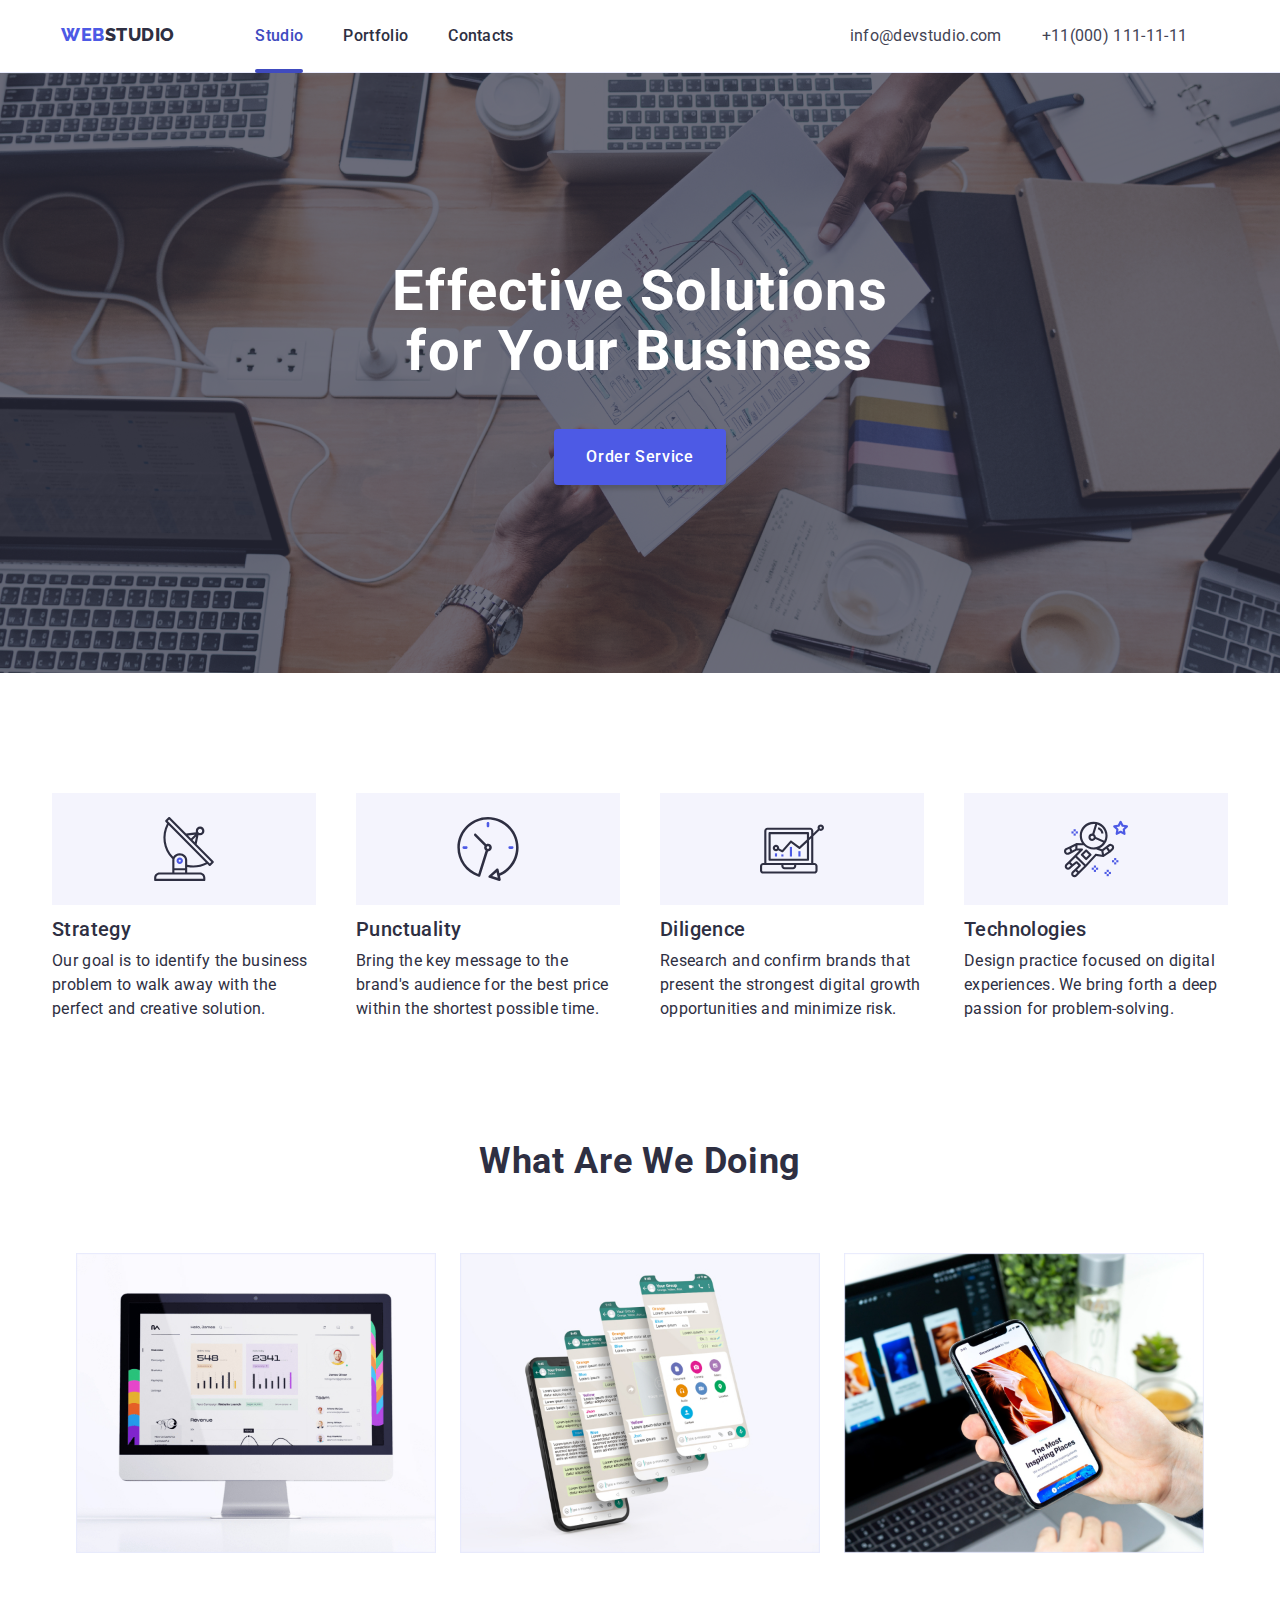
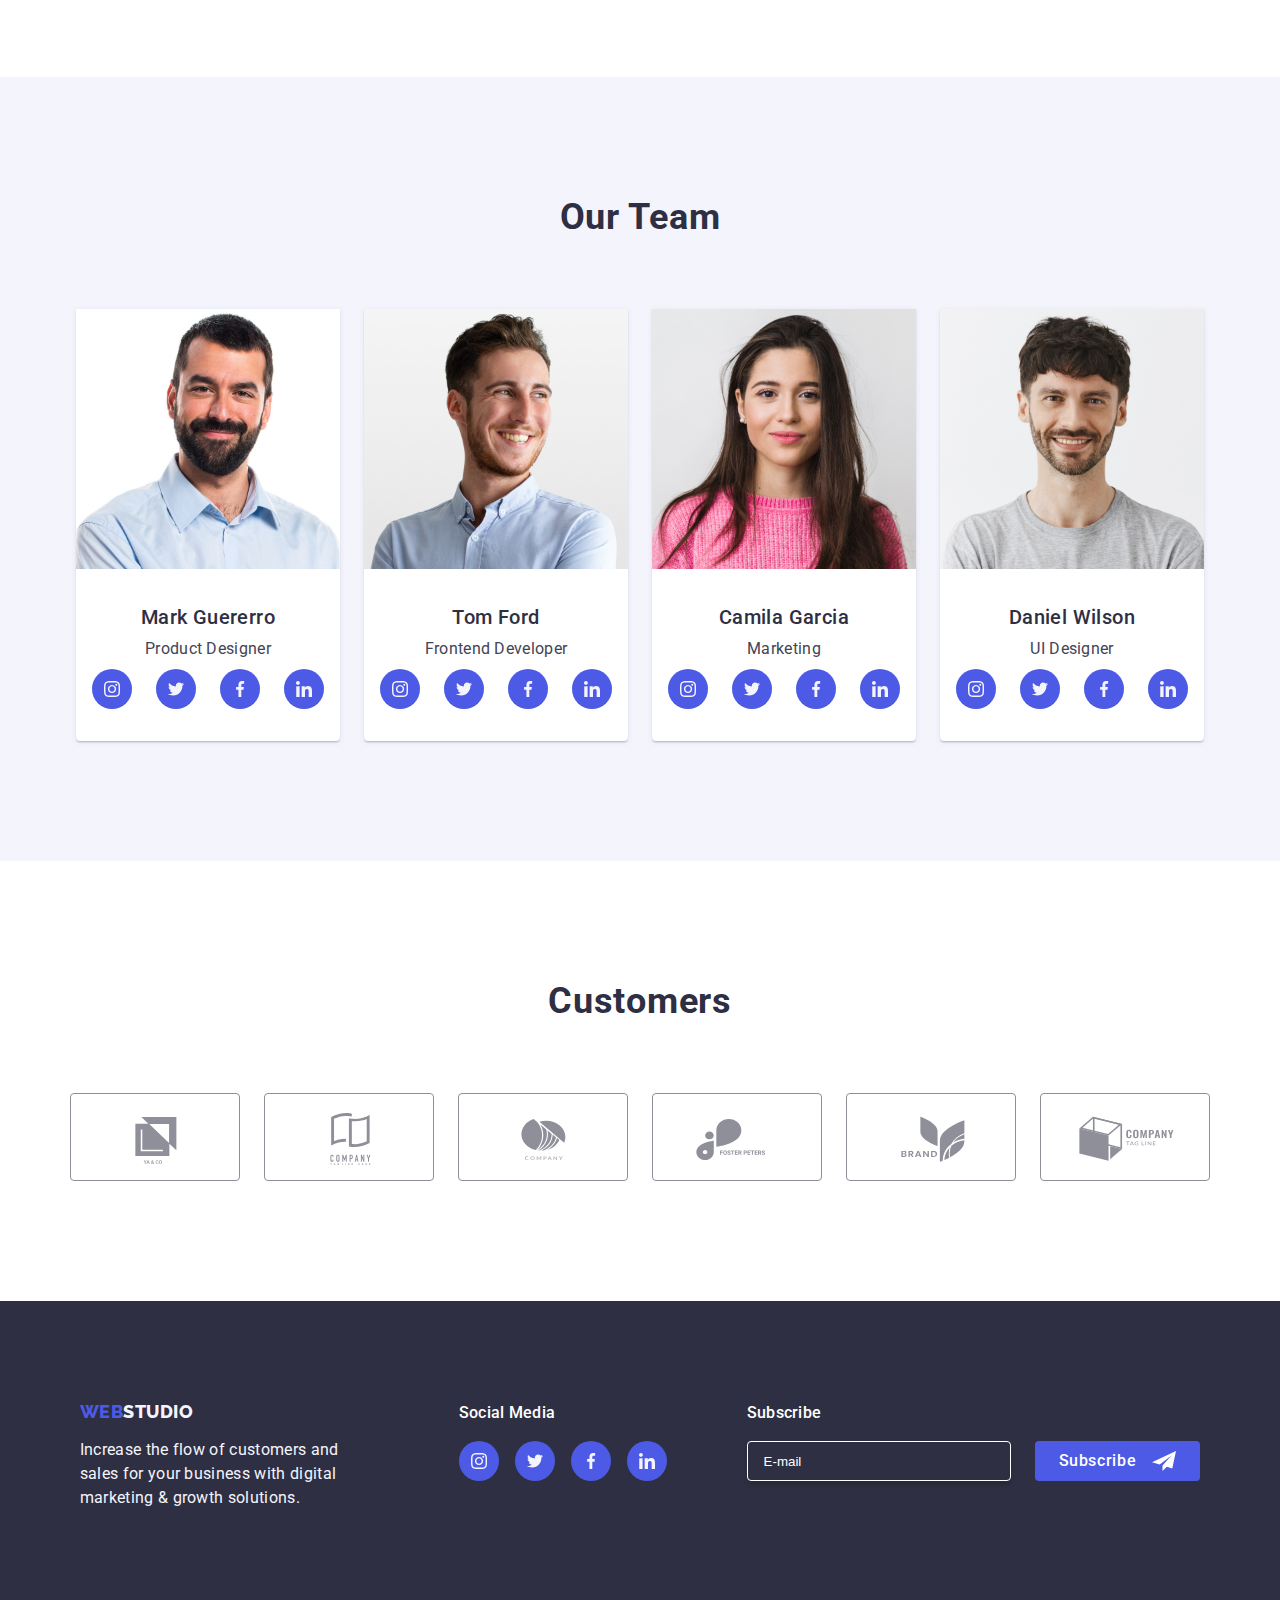
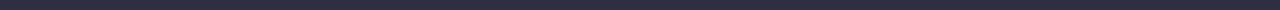
<file: index.html>
<!DOCTYPE html>
<html lang="en">

<head>
    <title>WebStudio</title>

    <link rel="stylesheet" href="./css/style.css">

    <link rel="preconnect" href="https://fonts.googleapis.com">
    <link rel="preconnect" href="https://fonts.gstatic.com" crossorigin>
    <link
        href="https://fonts.googleapis.com/css2?family=Raleway:wght@800&family=Roboto:wght@400;500;700;900&display=swap"
        rel="stylesheet">

</head>

<body>

    <header class="header">

        <div class="container top-header">

            <a class="header-logo" href="index.html">

                <span class="iris">WEB</span>STUDIO

            </a>

            <nav class="nav">

                <ul class="nav-list">

                    <li class="nav-list-item">

                        <a class="nav-link active" href="index.html">Studio</a>

                    </li>

                    <li class="nav-list-item">

                        <a class="nav-link" href="portfolio.html">Portfolio</a>

                    </li>

                    <li class="nav-list-item">

                        <a class="nav-link" href="#">Contacts</a>
                    </li>

                </ul>

            </nav>

            <address class="address">

                <ul class="address-list">

                    <li class="address-list-item"><a class="address-link"
                            href="mailto:info@devstudio.com">info@devstudio.com</a>
                    </li>
                    <li class="address-list-item"><a class="address-link" href="tel:11-000-111-11-11">+11(000)
                            111-11-11</a>
                    </li>

                </ul>
            </address>

        </div>

    </header>

    <main>

        <div class="hero-bg-image">

            <section class="hero-image-main">

                <div class="hero-image-gradient">

                    <div class="container hero-image-details">

                        <h1 class="hero-title"> Effective Solutions <br> for Your Business </h1>
                        <button class="hero-button" type="button" data-modal-open> Order Service</button>

                    </div>

                </div>

            </section>

        </div>



        <section class="features">

            <div class="container features-section">

                <h2 hidden class="features-title"> Features </h2>

                <ul class="features-list">

                    <li class="features-item">

                        <svg class="features-item-icons">

                            <use href="./images/icons.svg#antenna">

                        </svg>

                        <h3 class="features-item-title"> Strategy </h3>

                        <p class="features-item-description"> Our goal is to identify the business
                            problem to walk away with the
                            perfect and creative solution.</p>

                    </li>

                    <li class="features-item">

                        <svg class="features-item-icons">

                            <use href="./images/icons.svg#clock">

                        </svg>

                        <h3 class="features-item-title"> Punctuality </h3>

                        <p class="features-item-description"> Bring the key message to the
                            brand's audience for the best price
                            within the shortest possible time.</p>
                    </li>

                    <li class="features-item">

                        <svg class="features-item-icons">

                            <use href="./images/icons.svg#diagram">

                        </svg>

                        <h3 class="features-item-title"> Diligence </h3>

                        <p class="features-item-description"> Research and confirm brands that
                            present the strongest digital growth
                            opportunities and minimize risk.</p>
                    </li>

                    <li class="features-item">

                        <svg class="features-item-icons">

                            <use href="./images/icons.svg#astronaut">

                        </svg>

                        <h3 class="features-item-title"> Technologies </h3>

                        <p class="features-item-description"> Design practice focused on digital
                            experiences. We bring forth a deep
                            passion for problem-solving.</p>
                    </li>
                </ul>

            </div>

        </section>

        <section class="services">

            <div class="container services-section">

                <h2 class="services-title"> What Are We Doing </h2>

                <ul class="services-item">
                    <li class="services-item-image"><img src="images/imac.jpg" alt="imac" width="360"></li>
                    <li class="services-item-image"><img src="images/mobilescreens.jpg" alt="mobilescreens" width="360">
                    </li>
                    <li class="services-item-image"><img src="images/iphone.jpg" alt="iphone" width="360"></li>
                </ul>

            </div>

        </section>

        <section class="teams">

            <div class="container team-section">

                <h2 class="team-title"> Our Team </h2>

                <ul class="team-list">
                    <li class="team-list-item">
                        <img src="images/markguererro.jpg" alt="markguererro" width="264">

                        <div class="team-details">

                            <h3 class="team-name"> Mark Guererro </h3>
                            <p class="team-jobs"> Product Designer </p>

                            <ul class="team-list-icons">

                                <a href="https://www.instagram.com/">

                                    <li class="team-icons">

                                        <svg class="social-media">

                                            <a href="https://www.instagram.com/">
                                                <use href="./images/icons.svg#ig_stroke">
                                            </a>

                                        </svg>

                                    </li>

                                </a>

                                <a href="https://twitter.com/">

                                    <li class="team-icons">

                                        <svg class="social-media">
                                            <use href="./images/icons.svg#twitter_stroke">
                                        </svg>

                                    </li>

                                </a>

                                <a href="https://www.facebook.com/">

                                    <li class="team-icons">

                                        <svg class="social-media">
                                            <use href="./images/icons.svg#facebook_stroke">
                                        </svg>

                                    </li>

                                </a>

                                <a href="https://www.linkedin.com/">

                                    <li class="team-icons">

                                        <svg class="social-media">
                                            <use href="./images/icons.svg#linkedin_stroke">
                                        </svg>

                                    </li>

                                </a>

                            </ul>

                        </div>

                    </li>

                    <li class="team-list-item">
                        <img src="images/tomford.jpg" alt="tomford" width="264">

                        <div class="team-details">

                            <h3 class="team-name"> Tom Ford </h3>
                            <p class="team-jobs"> Frontend Developer </p>

                            <ul class="team-list-icons">

                                <a href="https://www.instagram.com/">

                                    <li class="team-icons">

                                        <svg class="social-media">

                                            <a href="https://www.instagram.com/">
                                                <use href="./images/icons.svg#ig_stroke">
                                            </a>

                                        </svg>

                                    </li>

                                </a>

                                <a href="https://twitter.com/">

                                    <li class="team-icons">

                                        <svg class="social-media">
                                            <use href="./images/icons.svg#twitter_stroke">
                                        </svg>

                                    </li>

                                </a>

                                <a href="https://www.facebook.com/">

                                    <li class="team-icons">

                                        <svg class="social-media">
                                            <use href="./images/icons.svg#facebook_stroke">
                                        </svg>

                                    </li>

                                </a>

                                <a href="https://www.linkedin.com/">

                                    <li class="team-icons">

                                        <svg class="social-media">
                                            <use href="./images/icons.svg#linkedin_stroke">
                                        </svg>

                                    </li>

                                </a>

                            </ul>

                        </div>

                    </li>

                    <li class="team-list-item">
                        <img src="images/camilagarcia.jpg" alt="camilagarcia" width="264">

                        <div class="team-details">

                            <h3 class="team-name"> Camila Garcia </h3>
                            <p class="team-jobs"> Marketing </p>

                            <ul class="team-list-icons">

                                <a href="https://www.instagram.com/">

                                    <li class="team-icons">

                                        <svg class="social-media">

                                            <a href="https://www.instagram.com/">
                                                <use href="./images/icons.svg#ig_stroke">
                                            </a>

                                        </svg>

                                    </li>

                                </a>

                                <a href="https://twitter.com/">

                                    <li class="team-icons">

                                        <svg class="social-media">
                                            <use href="./images/icons.svg#twitter_stroke">
                                        </svg>

                                    </li>

                                </a>

                                <a href="https://www.facebook.com/">

                                    <li class="team-icons">

                                        <svg class="social-media">
                                            <use href="./images/icons.svg#facebook_stroke">
                                        </svg>

                                    </li>

                                </a>

                                <a href="https://www.linkedin.com/">

                                    <li class="team-icons">

                                        <svg class="social-media">
                                            <use href="./images/icons.svg#linkedin_stroke">
                                        </svg>

                                    </li>

                                </a>

                            </ul>

                        </div>

                    </li>

                    <li class="team-list-item">
                        <img src="images/danielwilson.jpg" alt="danielwilson" width="264">

                        <div class="team-details">

                            <h3 class="team-name"> Daniel Wilson </h3>
                            <p class="team-jobs"> UI Designer </p>

                            <ul class="team-list-icons">

                                <a href="https://www.instagram.com/">

                                    <li class="team-icons">

                                        <svg class="social-media">

                                            <a href="https://www.instagram.com/">
                                                <use href="./images/icons.svg#ig_stroke">
                                            </a>

                                        </svg>

                                    </li>

                                </a>

                                <a href="https://twitter.com/">

                                    <li class="team-icons">

                                        <svg class="social-media">
                                            <use href="./images/icons.svg#twitter_stroke">
                                        </svg>

                                    </li>

                                </a>

                                <a href="https://www.facebook.com/">

                                    <li class="team-icons">

                                        <svg class="social-media">
                                            <use href="./images/icons.svg#facebook_stroke">
                                        </svg>

                                    </li>

                                </a>

                                <a href="https://www.linkedin.com/">

                                    <li class="team-icons">

                                        <svg class="social-media">
                                            <use href="./images/icons.svg#linkedin_stroke">
                                        </svg>

                                    </li>

                                </a>

                            </ul>

                        </div>

                    </li>

                </ul>

            </div>

        </section>

        <section class="customers">

            <div class="container customers-section">

                <h2 class="customers-section-title"> Customers </h2>

                <ul class="customers-list">

                    <li class="icons-list">

                        <svg class="icons-item">

                            <use href="./images/icons.svg#c_one">

                        </svg>

                    </li>

                    <li class="icons-list">

                        <svg class="icons-item">

                            <use href="./images/icons.svg#c_two">

                        </svg>

                    </li>

                    <li class="icons-list">

                        <svg class="icons-item">

                            <use href="./images/icons.svg#c_three">

                        </svg>

                    </li>

                    <li class="icons-list">

                        <svg class="icons-item">

                            <use href="./images/icons.svg#c_four">

                        </svg>

                    </li>

                    <li class="icons-list">

                        <svg class="icons-item">

                            <use href="./images/icons.svg#c_five">

                        </svg>

                    </li>

                    <li class="icons-list">

                        <svg class="icons-item">

                            <use href="./images/icons.svg#c_six">

                        </svg>

                    </li>

                </ul>

            </div>

        </section>

    </main>

    <footer class="footer">

        <div class="container bottom-section">

            <ul class="footer-items">

                <li class="footer-items-content">

                    <a class="footer-logo" href="index.html">

                        <span class="iris">WEB</span>STUDIO
                    </a>

                    <p class="footer-description"> Increase the flow of customers and<br>
                        sales for your business with digital<br>
                        marketing & growth solutions.</p>

                </li>

                <li class="footer-items-content">

                    <p class="footer-social-title"> Social Media </p>

                    <ul class="footer-list-icons">

                        <a href="https://www.instagram.com/">

                            <li class="footer-icons">

                                <svg class="social-media">

                                    <a href="https://www.instagram.com/">
                                        <use href="./images/icons.svg#ig_stroke">
                                    </a>

                                </svg>

                            </li>

                        </a>

                        <a href="https://twitter.com/">

                            <li class="footer-icons">

                                <svg class="social-media">
                                    <use href="./images/icons.svg#twitter_stroke">
                                </svg>

                            </li>

                        </a>

                        <a href="https://www.facebook.com/">

                            <li class="footer-icons">

                                <svg class="social-media">
                                    <use href="./images/icons.svg#facebook_stroke">
                                </svg>

                            </li>

                        </a>

                        <a href="https://www.linkedin.com/">

                            <li class="footer-icons">

                                <svg class="social-media">
                                    <use href="./images/icons.svg#linkedin_stroke">
                                </svg>

                            </li>

                        </a>

                    </ul>

                </li>

                <li class="footer-items-content">

                    <p class="footer-subscription-title"> Subscribe </p>

                    <form class="newsletter">

                        <div class="subscriber-field">

                            <label class="enter-email">

                                <input class="email-field" 
                                type="email" 
                                id="email" 
                                name="email" 
                                placeholder="E-mail"
                                required>

                            </label>

                        </div>

                        <div class="subscriber-button">

                            <button type="submit"> Subscribe

                                <svg class="subscribe-icon">

                                    <use href="./images/icons.svg#subscribe_icon">

                                </svg>

                            </button>

                        </div>

                    </form>

                </li>

            </ul>

        </div>

    </footer>

    <div class="backdrop is-hidden" data-modal>

        <div class="modal">

            <div class="modal-close-button">

                <button type="modal-button" class="modal-close" data-modal-close>

                    <svg class="modal-close-icon">
                        <use href="./images/icons.svg#close_icon_button">
                    </svg>

                </button>

            </div>

            <div class="modal-form-section">

                <h2 class="modal-intro"> Leave your contacts and
                    we will call you back
                </h2>

                <form class="modal-form">

                    <label class="modal-form-fields">

                        <span class="modal-form-field-labels">Name</span>

                            <input class="modal-form-input-fields" 
                            placeholder="Full Name" 
                            type="text" 
                            name="full_name"
                            required>

                        
                        <div class="modal-form-icon-placement">

                            <svg class="modal-form-icon">
                                <use href="./images/icons.svg#name_icon">
                            </svg>

                        </div>

                    </label>

                    <label class="modal-form-fields">

                        <span class="modal-form-field-labels">Phone</span>

                        <input class="modal-form-input-fields" 
                        placeholder="(###)###-####" 
                        type="tel" phoneMask
                        name="tel_number"
                        required>

                        <div class="modal-form-icon-placement">

                            <svg class="modal-form-icon">
                                <use href="./images/icons.svg#telephone_icon">
                            </svg>

                        </div>

                    </label>

                    <label class="modal-form-fields">

                        <span class="modal-form-field-labels">Email</span>

                        <input class="modal-form-input-fields" 
                        placeholder="example@your.email" 
                        type="email"
                        name="email_address"
                        required>

                        <div class="modal-form-icon-placement">

                            <svg class="modal-form-icon">
                                <use href="./images/icons.svg#email_icon">
                            </svg>
                            
                        </div>

                    </label>

                    <label class="modal-form-fields">

                        <span class="modal-form-field-labels">Comment</span>

                        <textarea class="modal-form-input-fields" 
                        placeholder="Text input" 
                        type="text"
                        name="comment_section" 
                        rows="8"
                        required>
                        </textarea>

                    </label>

                    <label class="agreement">

                        <input class="agreement-box"
                        type="checkbox"
                        checked="checked"
                        name="agreement_section"
                        required>

                        <span class="ticked-checkbox">

                            <svg class="checkbox-icon">
                                <use href="./images/icons.svg#ticked_checkbox">
                            </svg>

                        </span>

                        <span class="privacy-policy-section">

                            I accept the terms and conditions of the

                            <a class="privacy-policy" href="">Privacy Policy</a>

                        </span>

                    </label>

            <div class="send-button-area">

                <label class="submit-form">
                
                    <button class="send-button" type="submit">
                        Send
                    </button>
                
                </label>

            </div> 

                </form>
            </div>

        </div>

    </div>

    <script src="modal.js"></script>
    <script src="test.phone-number.js"></script>

</body>

</html>
</file>
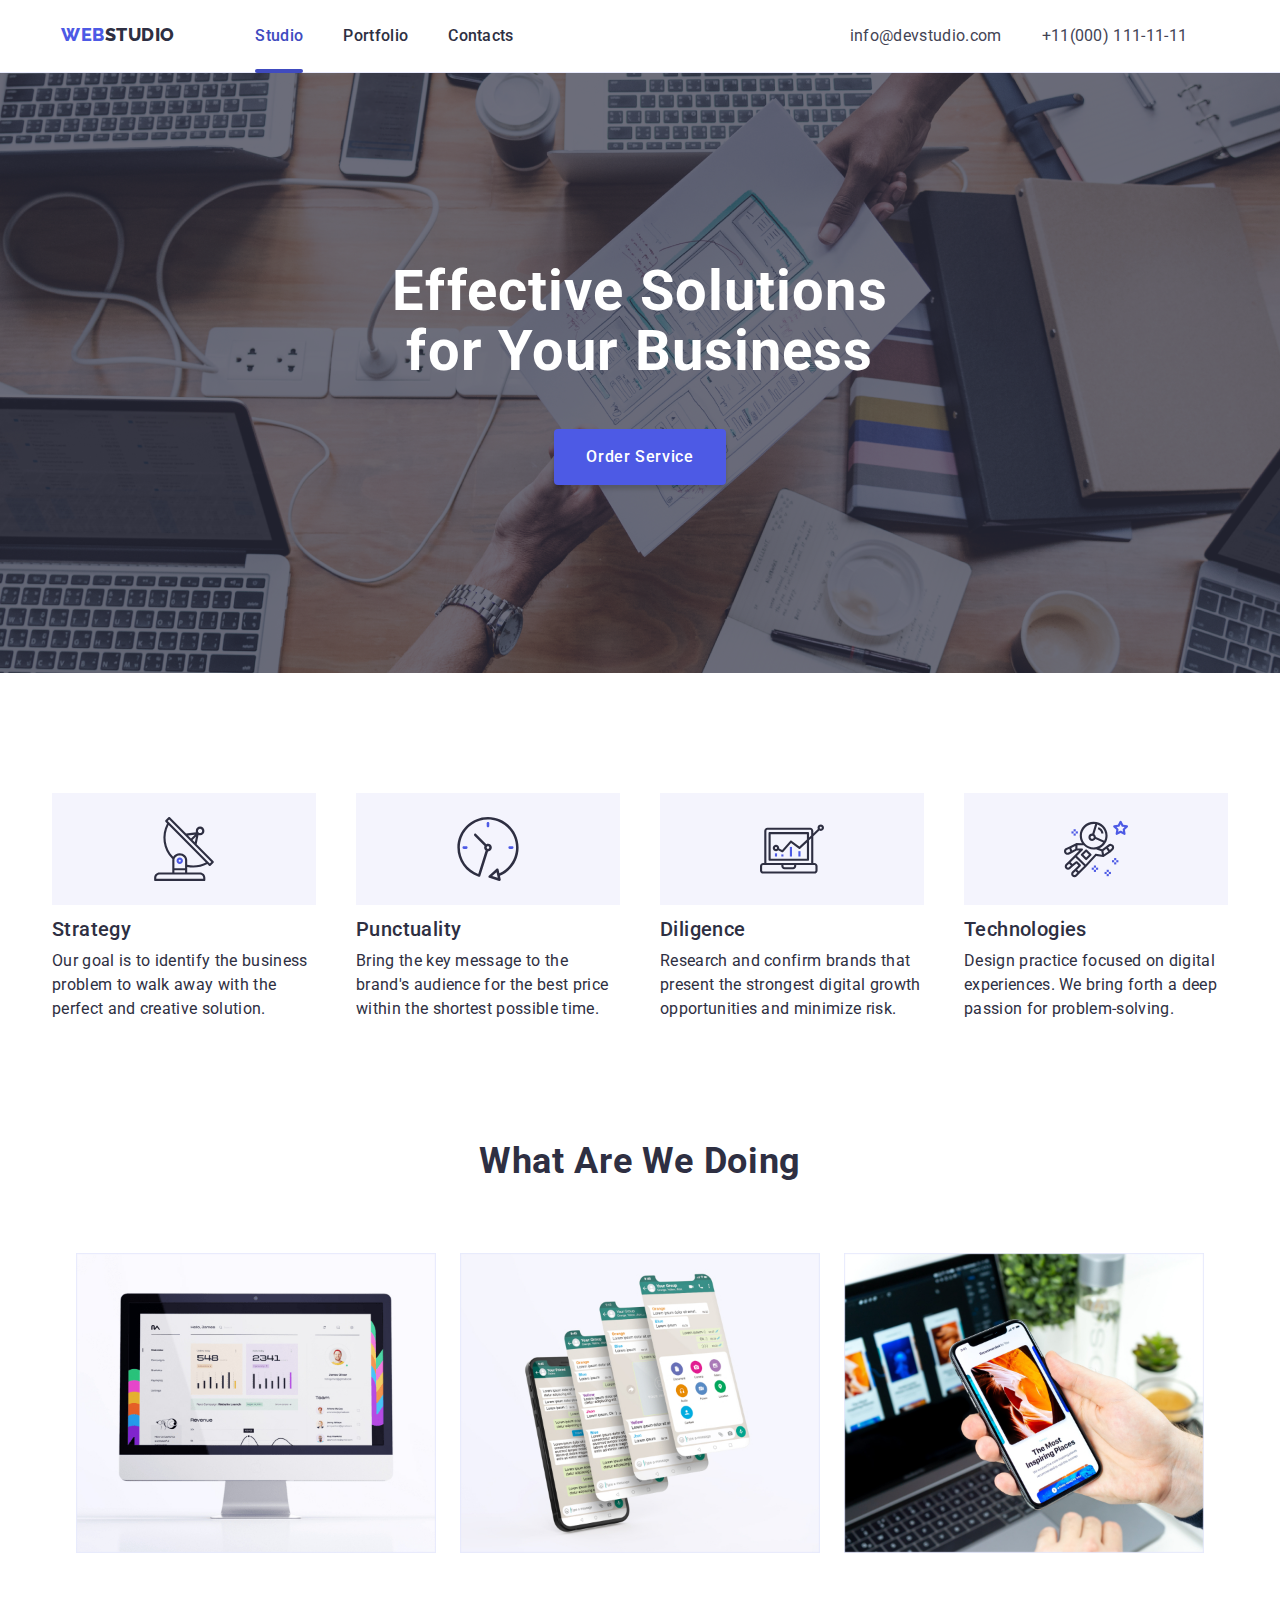
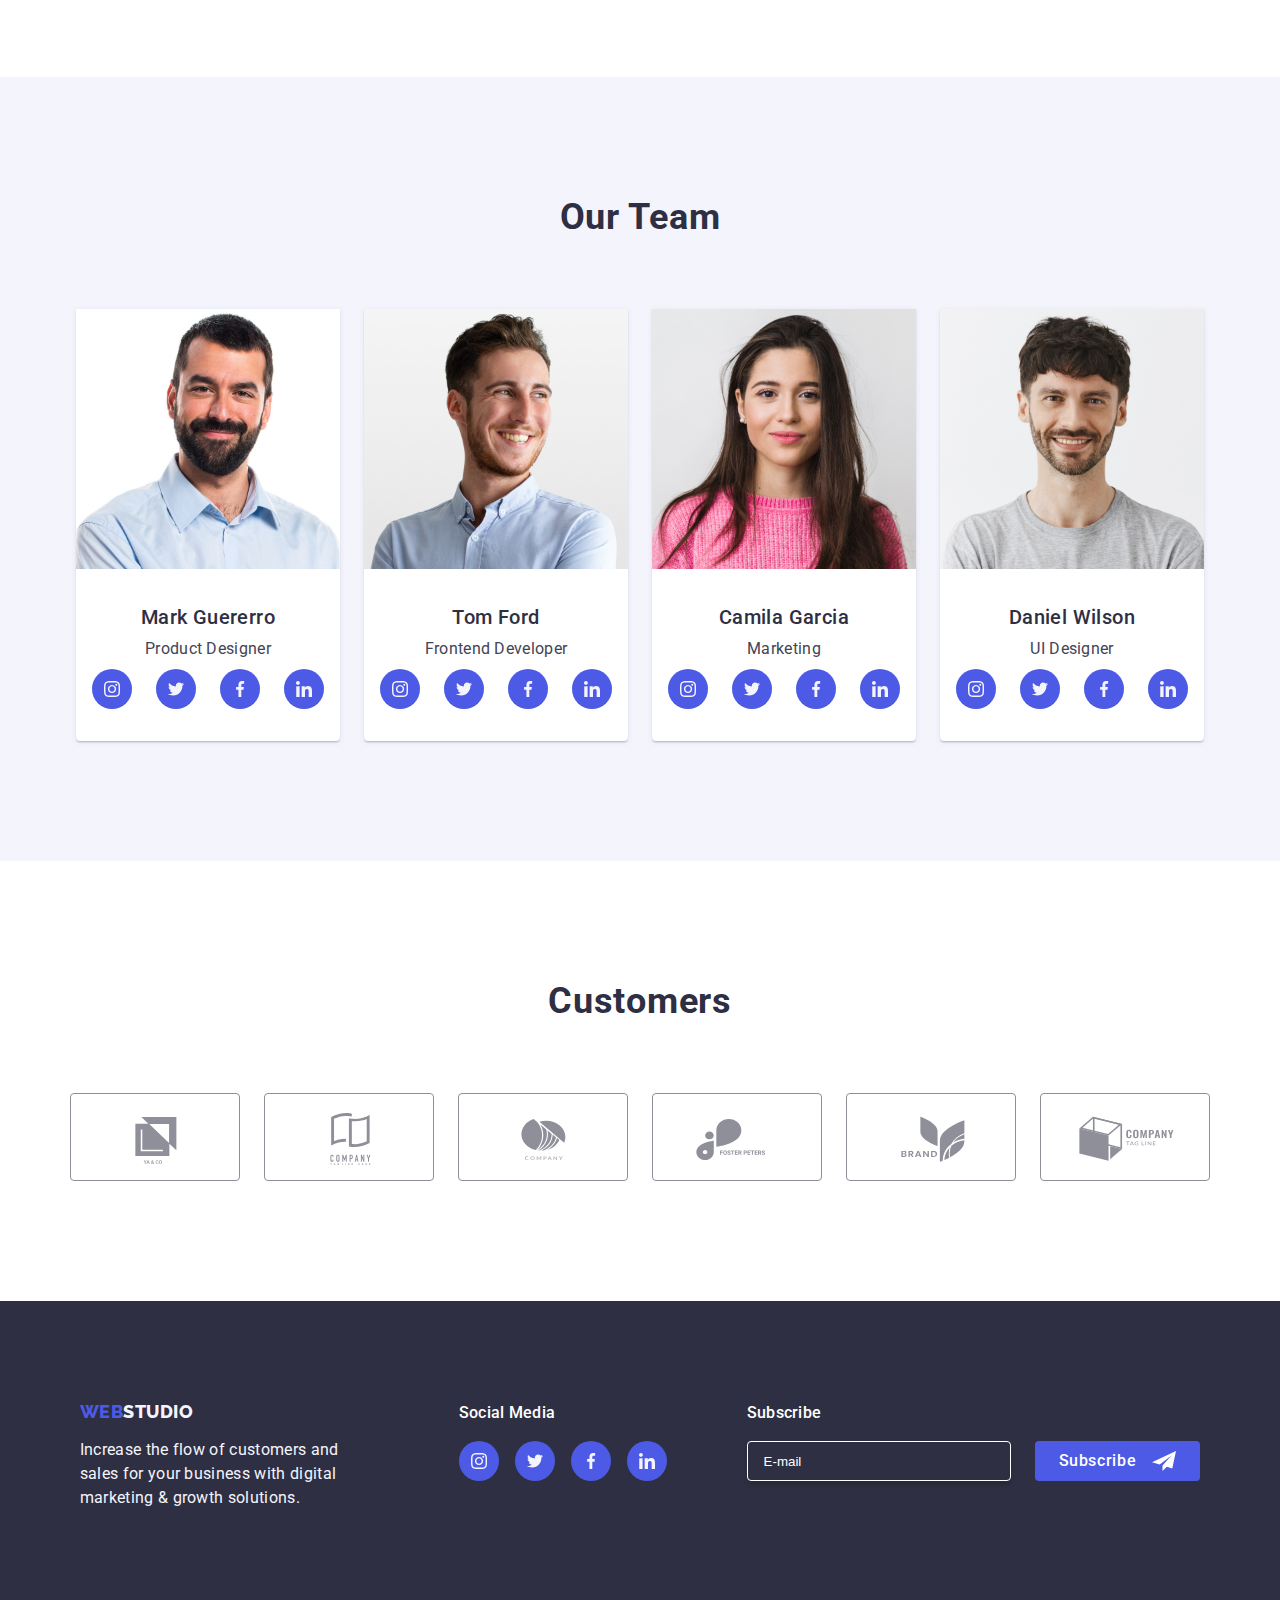
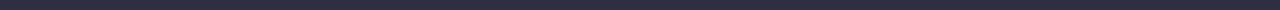
<file: original-index.html>
<!DOCTYPE html>
<html lang="en">

<head>
    <title>WebStudio</title>

    <link rel="stylesheet" href="./css/style.css">

    <link rel="preconnect" href="https://fonts.googleapis.com">
    <link rel="preconnect" href="https://fonts.gstatic.com" crossorigin>
    <link
        href="https://fonts.googleapis.com/css2?family=Raleway:wght@800&family=Roboto:wght@400;500;700;900&display=swap"
        rel="stylesheet">

</head>

<body>

    <header class="header">

        <div class="container top-header">

            <a class="header-logo" href="index.html">

                <span class="iris">WEB</span>STUDIO

            </a>

            <nav class="nav">

                <ul class="nav-list">

                    <li class="nav-list-item">

                        <a class="nav-link active" href="index.html">Studio</a>

                    </li>

                    <li class="nav-list-item">

                        <a class="nav-link" href="portfolio.html">Portfolio</a>

                    </li>

                    <li class="nav-list-item">

                        <a class="nav-link" href="#">Contacts</a>
                    </li>

                </ul>

            </nav>

            <address class="address">

                <ul class="address-list">

                    <li class="address-list-item"><a class="address-link"
                            href="mailto:info@devstudio.com">info@devstudio.com</a>
                    </li>
                    <li class="address-list-item"><a class="address-link" href="tel:11-000-111-11-11">+11(000)
                            111-11-11</a>
                    </li>

                </ul>
            </address>

        </div>

    </header>

    <main>

        <div class="hero-bg-image">

            <section class="hero-image-main">

                <div class="hero-image-gradient">

                    <div class="container hero-image-details">

                        <h1 class="hero-title"> Effective Solutions <br> for Your Business </h1>
                        <button class="hero-button" type="button" data-modal-open> Order Service</button>

                    </div>

                </div>

            </section>

        </div>



        <section class="features">

            <div class="container features-section">

                <h2 hidden class="features-title"> Features </h2>

                <ul class="features-list">

                    <li class="features-item">

                        <svg class="features-item-icons">

                            <use href="./images/icons.svg#antenna">

                        </svg>

                        <h3 class="features-item-title"> Strategy </h3>

                        <p class="features-item-description"> Our goal is to identify the business
                            problem to walk away with the
                            perfect and creative solution.</p>

                    </li>

                    <li class="features-item">

                        <svg class="features-item-icons">

                            <use href="./images/icons.svg#clock">

                        </svg>

                        <h3 class="features-item-title"> Punctuality </h3>

                        <p class="features-item-description"> Bring the key message to the
                            brand's audience for the best price
                            within the shortest possible time.</p>
                    </li>

                    <li class="features-item">

                        <svg class="features-item-icons">

                            <use href="./images/icons.svg#diagram">

                        </svg>

                        <h3 class="features-item-title"> Diligence </h3>

                        <p class="features-item-description"> Research and confirm brands that
                            present the strongest digital growth
                            opportunities and minimize risk.</p>
                    </li>

                    <li class="features-item">

                        <svg class="features-item-icons">

                            <use href="./images/icons.svg#astronaut">

                        </svg>

                        <h3 class="features-item-title"> Technologies </h3>

                        <p class="features-item-description"> Design practice focused on digital
                            experiences. We bring forth a deep
                            passion for problem-solving.</p>
                    </li>
                </ul>

            </div>

        </section>

        <section class="services">

            <div class="container services-section">

                <h2 class="services-title"> What Are We Doing </h2>

                <ul class="services-item">
                    <li class="services-item-image"><img src="images/imac.jpg" alt="imac" width="360"></li>
                    <li class="services-item-image"><img src="images/mobilescreens.jpg" alt="mobilescreens" width="360">
                    </li>
                    <li class="services-item-image"><img src="images/iphone.jpg" alt="iphone" width="360"></li>
                </ul>

            </div>

        </section>

        <section class="teams">

            <div class="container team-section">

                <h2 class="team-title"> Our Team </h2>

                <ul class="team-list">
                    <li class="team-list-item">
                        <img src="images/markguererro.jpg" alt="markguererro" width="264">

                        <div class="team-details">

                            <h3 class="team-name"> Mark Guererro </h3>
                            <p class="team-jobs"> Product Designer </p>

                            <ul class="team-list-icons">

                                <a href="https://www.instagram.com/">

                                    <li class="team-icons">

                                        <svg class="social-media">

                                            <a href="https://www.instagram.com/">
                                                <use href="./images/icons.svg#ig_stroke">
                                            </a>

                                        </svg>

                                    </li>

                                </a>

                                <a href="https://twitter.com/">

                                    <li class="team-icons">

                                        <svg class="social-media">
                                            <use href="./images/icons.svg#twitter_stroke">
                                        </svg>

                                    </li>

                                </a>

                                <a href="https://www.facebook.com/">

                                    <li class="team-icons">

                                        <svg class="social-media">
                                            <use href="./images/icons.svg#facebook_stroke">
                                        </svg>

                                    </li>

                                </a>

                                <a href="https://www.linkedin.com/">

                                    <li class="team-icons">

                                        <svg class="social-media">
                                            <use href="./images/icons.svg#linkedin_stroke">
                                        </svg>

                                    </li>

                                </a>

                            </ul>

                        </div>

                    </li>

                    <li class="team-list-item">
                        <img src="images/tomford.jpg" alt="tomford" width="264">

                        <div class="team-details">

                            <h3 class="team-name"> Tom Ford </h3>
                            <p class="team-jobs"> Frontend Developer </p>

                            <ul class="team-list-icons">

                                <a href="https://www.instagram.com/">

                                    <li class="team-icons">

                                        <svg class="social-media">

                                            <a href="https://www.instagram.com/">
                                                <use href="./images/icons.svg#ig_stroke">
                                            </a>

                                        </svg>

                                    </li>

                                </a>

                                <a href="https://twitter.com/">

                                    <li class="team-icons">

                                        <svg class="social-media">
                                            <use href="./images/icons.svg#twitter_stroke">
                                        </svg>

                                    </li>

                                </a>

                                <a href="https://www.facebook.com/">

                                    <li class="team-icons">

                                        <svg class="social-media">
                                            <use href="./images/icons.svg#facebook_stroke">
                                        </svg>

                                    </li>

                                </a>

                                <a href="https://www.linkedin.com/">

                                    <li class="team-icons">

                                        <svg class="social-media">
                                            <use href="./images/icons.svg#linkedin_stroke">
                                        </svg>

                                    </li>

                                </a>

                            </ul>

                        </div>

                    </li>

                    <li class="team-list-item">
                        <img src="images/camilagarcia.jpg" alt="camilagarcia" width="264">

                        <div class="team-details">

                            <h3 class="team-name"> Camila Garcia </h3>
                            <p class="team-jobs"> Marketing </p>

                            <ul class="team-list-icons">

                                <a href="https://www.instagram.com/">

                                    <li class="team-icons">

                                        <svg class="social-media">

                                            <a href="https://www.instagram.com/">
                                                <use href="./images/icons.svg#ig_stroke">
                                            </a>

                                        </svg>

                                    </li>

                                </a>

                                <a href="https://twitter.com/">

                                    <li class="team-icons">

                                        <svg class="social-media">
                                            <use href="./images/icons.svg#twitter_stroke">
                                        </svg>

                                    </li>

                                </a>

                                <a href="https://www.facebook.com/">

                                    <li class="team-icons">

                                        <svg class="social-media">
                                            <use href="./images/icons.svg#facebook_stroke">
                                        </svg>

                                    </li>

                                </a>

                                <a href="https://www.linkedin.com/">

                                    <li class="team-icons">

                                        <svg class="social-media">
                                            <use href="./images/icons.svg#linkedin_stroke">
                                        </svg>

                                    </li>

                                </a>

                            </ul>

                        </div>

                    </li>

                    <li class="team-list-item">
                        <img src="images/danielwilson.jpg" alt="danielwilson" width="264">

                        <div class="team-details">

                            <h3 class="team-name"> Daniel Wilson </h3>
                            <p class="team-jobs"> UI Designer </p>

                            <ul class="team-list-icons">

                                <a href="https://www.instagram.com/">

                                    <li class="team-icons">

                                        <svg class="social-media">

                                            <a href="https://www.instagram.com/">
                                                <use href="./images/icons.svg#ig_stroke">
                                            </a>

                                        </svg>

                                    </li>

                                </a>

                                <a href="https://twitter.com/">

                                    <li class="team-icons">

                                        <svg class="social-media">
                                            <use href="./images/icons.svg#twitter_stroke">
                                        </svg>

                                    </li>

                                </a>

                                <a href="https://www.facebook.com/">

                                    <li class="team-icons">

                                        <svg class="social-media">
                                            <use href="./images/icons.svg#facebook_stroke">
                                        </svg>

                                    </li>

                                </a>

                                <a href="https://www.linkedin.com/">

                                    <li class="team-icons">

                                        <svg class="social-media">
                                            <use href="./images/icons.svg#linkedin_stroke">
                                        </svg>

                                    </li>

                                </a>

                            </ul>

                        </div>

                    </li>

                </ul>

            </div>

        </section>

        <section class="customers">

            <div class="container customers-section">

                <h2 class="customers-section-title"> Customers </h2>

                <ul class="customers-list">

                    <li class="icons-list">

                        <svg class="icons-item">

                            <use href="./images/icons.svg#c_one">

                        </svg>

                    </li>

                    <li class="icons-list">

                        <svg class="icons-item">

                            <use href="./images/icons.svg#c_two">

                        </svg>

                    </li>

                    <li class="icons-list">

                        <svg class="icons-item">

                            <use href="./images/icons.svg#c_three">

                        </svg>

                    </li>

                    <li class="icons-list">

                        <svg class="icons-item">

                            <use href="./images/icons.svg#c_four">

                        </svg>

                    </li>

                    <li class="icons-list">

                        <svg class="icons-item">

                            <use href="./images/icons.svg#c_five">

                        </svg>

                    </li>

                    <li class="icons-list">

                        <svg class="icons-item">

                            <use href="./images/icons.svg#c_six">

                        </svg>

                    </li>

                </ul>

            </div>

        </section>

    </main>

    <footer class="footer">

        <div class="container bottom-section">

            <ul class="footer-items">

                <li class="footer-items-content">

                    <a class="footer-logo" href="index.html">

                        <span class="iris">WEB</span>STUDIO
                    </a>

                    <p class="footer-description"> Increase the flow of customers and<br>
                        sales for your business with digital<br>
                        marketing & growth solutions.</p>

                </li>

                <li class="footer-items-content">

                    <p class="footer-social-title"> Social Media </p>

                    <ul class="footer-list-icons">

                        <a href="https://www.instagram.com/">

                            <li class="footer-icons">

                                <svg class="social-media">

                                    <a href="https://www.instagram.com/">
                                        <use href="./images/icons.svg#ig_stroke">
                                    </a>

                                </svg>

                            </li>

                        </a>

                        <a href="https://twitter.com/">

                            <li class="footer-icons">

                                <svg class="social-media">
                                    <use href="./images/icons.svg#twitter_stroke">
                                </svg>

                            </li>

                        </a>

                        <a href="https://www.facebook.com/">

                            <li class="footer-icons">

                                <svg class="social-media">
                                    <use href="./images/icons.svg#facebook_stroke">
                                </svg>

                            </li>

                        </a>

                        <a href="https://www.linkedin.com/">

                            <li class="footer-icons">

                                <svg class="social-media">
                                    <use href="./images/icons.svg#linkedin_stroke">
                                </svg>

                            </li>

                        </a>

                    </ul>

                </li>

                <li class="footer-items-content">

                    <p class="footer-subscription-title"> Subscribe </p>

                    <form class="newsletter">

                        <div class="subscriber-field">

                            <label class="enter-email">

                                <input class="email-field" type="email" id="email" name="email" placeholder="E-mail"
                                    required>

                            </label>

                        </div>

                        <div class="subscriber-button">

                            <button type="submit"> Subscribe

                                <svg class="subscribe-icon">

                                    <use href="./images/icons.svg#subscribe_icon">

                                </svg>

                            </button>

                        </div>

                    </form>

                </li>

            </ul>

        </div>

    </footer>

    <div class="backdrop is-hidden" data-modal>

        <div class="modal">

            <div class="modal-close-button">

                <button type="modal-button" class="modal-close" data-modal-close>

                    <svg class="modal-close-icon">
                        <use href="./images/icons.svg#close_icon_button">
                    </svg>

                </button>

            </div>

            <div class="modal-form-section">

                <h2 class="modal-intro"> Leave your contacts and
                    we will call you back
                </h2>

                <form class="modal-form">

                    <label class="modal-form-fields">

                        <span class="modal-form-field-labels">Name</span>

                        <input class="modal-form-input-fields" placeholder="Full Name" type="text" name="full_name"
                            required>


                        <div class="modal-form-icon-placement">

                            <svg class="modal-form-icon">
                                <use href="./images/icons.svg#name_icon">
                            </svg>

                        </div>

                    </label>

                    <label class="modal-form-fields">

                        <span class="modal-form-field-labels">Phone</span>

                        <input class="modal-form-input-fields" placeholder="(###)###-####" type="tel" name="tel_number"
                            required>

                        <div class="modal-form-icon-placement">

                            <svg class="modal-form-icon">
                                <use href="./images/icons.svg#telephone_icon">
                            </svg>

                        </div>

                    </label>

                    <label class="modal-form-fields">

                        <span class="modal-form-field-labels">Email</span>

                        <input class="modal-form-input-fields" placeholder="example@your.email" type="email"
                            name="email_address" required>

                        <div class="modal-form-icon-placement">

                            <svg class="modal-form-icon">
                                <use href="./images/icons.svg#email_icon">
                            </svg>

                        </div>

                    </label>

                    <label class="modal-form-fields">

                        <span class="modal-form-field-labels">Comment</span>

                        <textarea class="modal-form-input-fields" placeholder="Text input" type="text"
                            name="comment_section" rows="8" required>
                        </textarea>

                    </label>

                    <label class="agreement">

                        <input class="agreement-box" type="checkbox" checked="checked" name="agreement_section"
                            required>

                        <span class="ticked-checkbox">

                            <svg class="checkbox-icon">
                                <use href="./images/icons.svg#ticked_checkbox">
                            </svg>

                        </span>

                        <span class="privacy-policy-section">

                            I accept the terms and conditions of the

                            <a class="privacy-policy" href="">Privacy Policy</a>

                        </span>

                    </label>

                    <div class="send-button-area">

                        <label class="submit-form">

                            <button class="send-button" type="submit">
                                Send
                            </button>

                        </label>

                    </div>

                </form>
            </div>

        </div>

    </div>

    <script src="modal.js"></script>
    <script src="test.phone-number.js"></script>

</body>

</html>
</file>
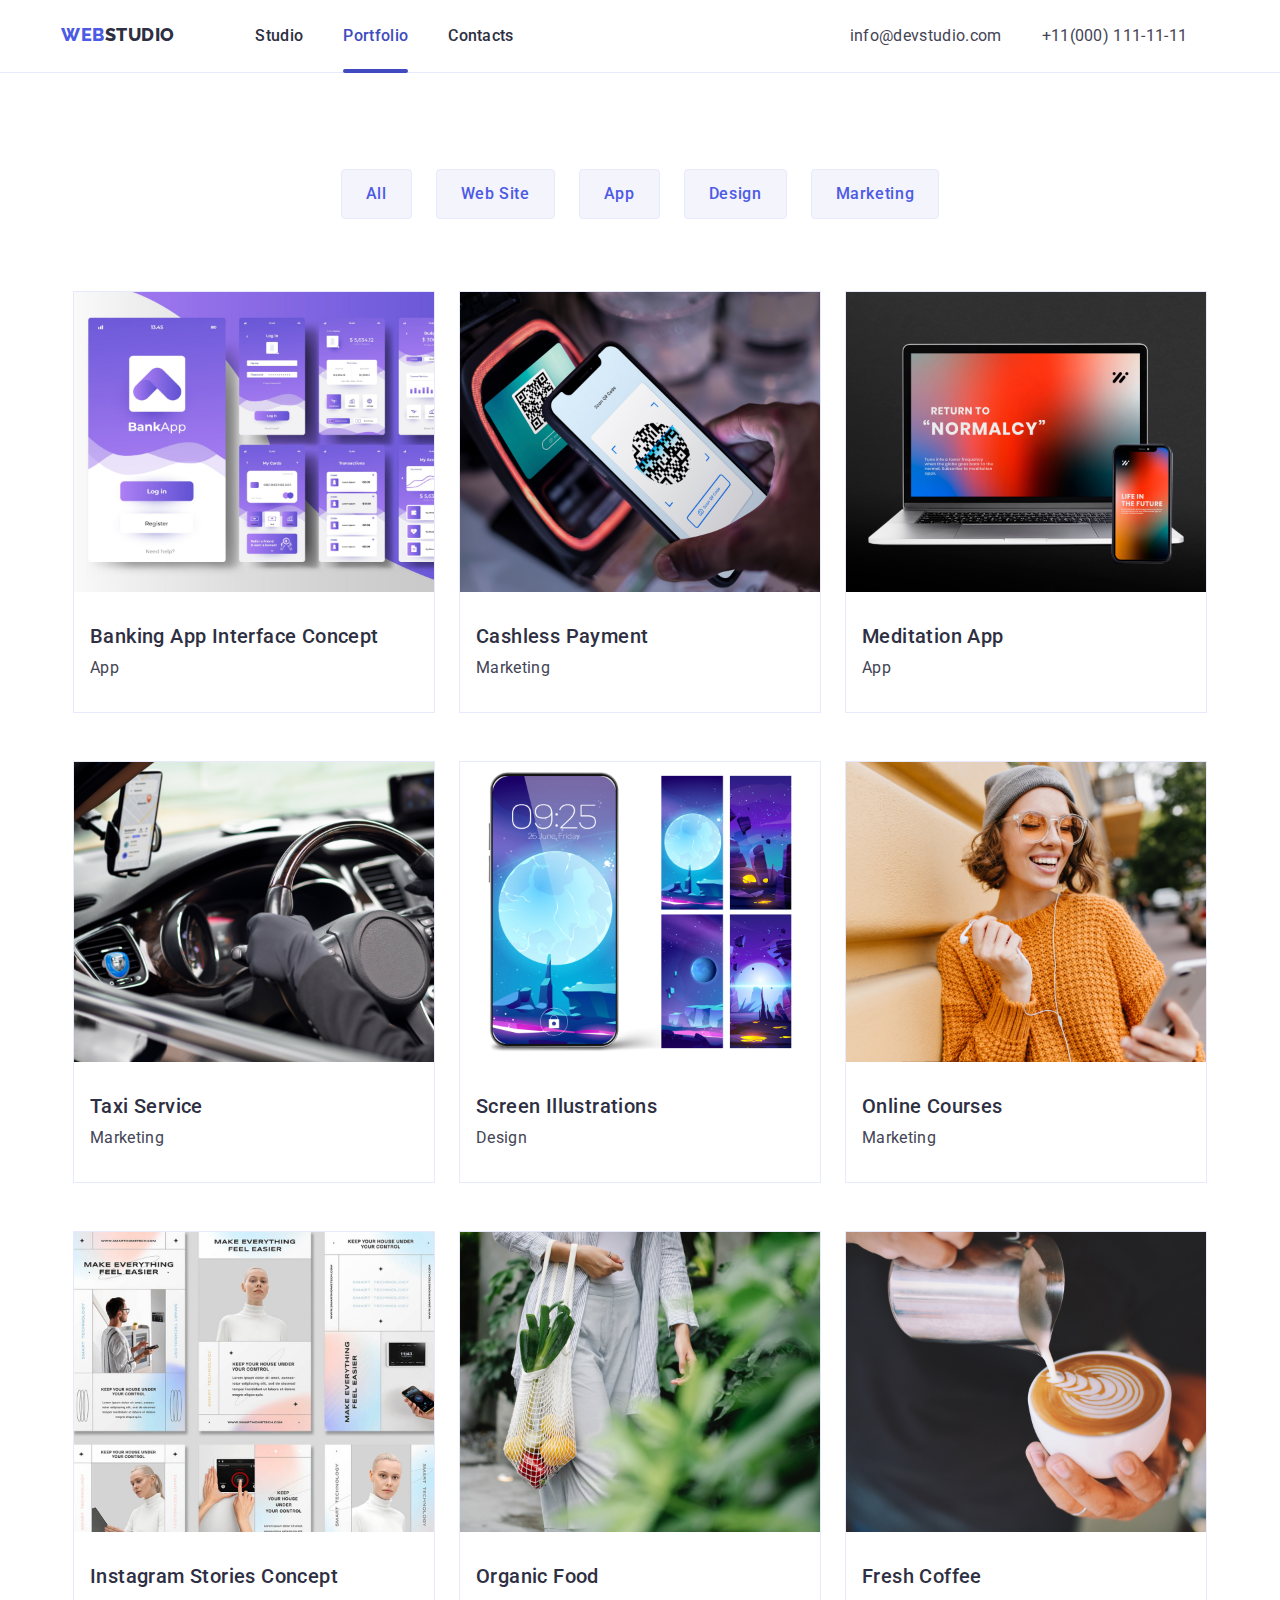
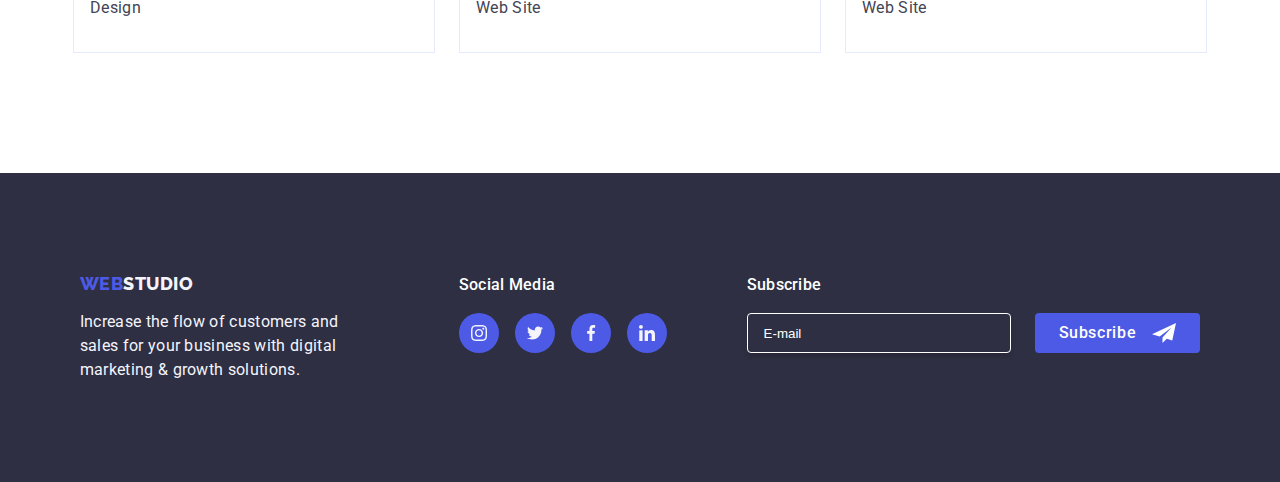
<file: original-portfolio.html>
<!DOCTYPE html>
<html lang="en">

<head>
    <title>WebStudio</title>

    <link rel="stylesheet" href="./css/style.css">

    <link rel="preconnect" href="https://fonts.googleapis.com">
    <link rel="preconnect" href="https://fonts.gstatic.com" crossorigin>
    <link
        href="https://fonts.googleapis.com/css2?family=Raleway:wght@800&family=Roboto:wght@400;500;700;900&display=swap"
        rel="stylesheet">

</head>

<body>

    <header class="header">

        <div class="container top-header">

            <a class="header-logo" href="index.html">

                <span class="iris">WEB</span>STUDIO

            </a>

            <nav class="nav">

                <ul class="nav-list">

                    <li class="nav-list-item">

                        <a class="nav-link" href="index.html">Studio</a>

                    </li>

                    <li class="nav-list-item">

                        <a class="nav-link active" href="portfolio.html">Portfolio</a>

                    </li>

                    <li class="nav-list-item">

                        <a class="nav-link" href="#">Contacts</a>
                    </li>

                </ul>

            </nav>

            <address class="address">

                <ul class="address-list">

                    <li class="address-list-item"><a class="address-link"
                            href="mailto:info@devstudio.com">info@devstudio.com</a>
                    </li>
                    <li class="address-list-item"><a class="address-link" href="tel:11-000-111-11-11">+11(000)
                            111-11-11</a>
                    </li>

                </ul>

            </address>

        </div>

    </header>

    <div class="main-container">

        <main>

            <section class="filters">

                <div class="container filters-section">

                    <h2 hidden class="filters-title"> Filters List </h2>

                    <ul class="filters-list">

                        <li class="filters-item">
                            <button class="filters-item-button">All</button>
                        </li>

                        <li class="filters-item">
                            <button class="filters-item-button">Web Site</button>
                        </li>

                        <li class="filters-item">
                            <button class="filters-item-button">App</button>
                        </li>

                        <li class="filters-item">
                            <button class="filters-item-button">Design</button>
                        </li>

                        <li class="filters-item">
                            <button class="filters-item-button">Marketing</button>
                        </li>

                    </ul>

                </div>

            </section>


            <section class="projects">

                <div class="container projects-section">

                    <ul class="projects-list">

                        <li class="projects-list-item">

                            <div class="projects-list-item-wrap">

                                <img src="images/rowan-pcone.jpg" alt="rowan-pcone" width="360" height="300">

                                <p class="projects-list-item-overlay">
                                    14 Stylish and User-Friendly App Design Concepts ·
                                    Task Manager App · Calorie Tracker App ·
                                    Exotic Fruit Ecommerce App ·
                                    Cloud Storage App
                                </p>

                            </div>

                            <div class="projects-details">

                                <h3 class="projects-list-title"> Banking App Interface Concept </h3>
                                <p class="projects-list-description"> App </p>

                            </div>

                        </li>

                        <li class="projects-list-item">

                            <div class="projects-list-item-wrap">

                                <img src="images/rowan-pctwo.jpg" alt="rowan-pctwo" width="360" height="300">

                                <p class="projects-list-item-overlay">
                                    14 Stylish and User-Friendly App Design Concepts ·
                                    Task Manager App · Calorie Tracker App ·
                                    Exotic Fruit Ecommerce App ·
                                    Cloud Storage App
                                </p>

                            </div>

                            <div class="projects-details">

                                <h3 class="projects-list-title"> Cashless Payment </h3>
                                <p class="projects-list-description"> Marketing </p>

                            </div>

                        </li>

                        <li class="projects-list-item">

                            <div class="projects-list-item-wrap">

                                <img src="images/rowan-pcthree.jpg" alt="rowan-pctwo" width="360" height="300">

                                <p class="projects-list-item-overlay">
                                    14 Stylish and User-Friendly App Design Concepts ·
                                    Task Manager App · Calorie Tracker App ·
                                    Exotic Fruit Ecommerce App ·
                                    Cloud Storage App
                                </p>

                            </div>

                            <div class="projects-details">

                                <h3 class="projects-list-title"> Meditation App </h3>
                                <p class="projects-list-description"> App </p>

                            </div>

                        </li>

                        <li class="projects-list-item">

                            <div class="projects-list-item-wrap">

                                <img src="images/rotu-pcone.jpg" alt="rowan-pctwo" width="360" height="300">

                                <p class="projects-list-item-overlay">
                                    14 Stylish and User-Friendly App Design Concepts ·
                                    Task Manager App · Calorie Tracker App ·
                                    Exotic Fruit Ecommerce App ·
                                    Cloud Storage App
                                </p>

                            </div>

                            <div class="projects-details">

                                <h3 class="projects-list-title"> Taxi Service </h3>
                                <p class="projects-list-description"> Marketing </p>

                            </div>

                        </li>

                        <li class="projects-list-item">

                            <div class="projects-list-item-wrap">

                                <img src="images/rotu-pctwo.jpg" alt="rowan-pctwo" width="360" height="300">

                                <p class="projects-list-item-overlay">
                                    14 Stylish and User-Friendly App Design Concepts ·
                                    Task Manager App · Calorie Tracker App ·
                                    Exotic Fruit Ecommerce App ·
                                    Cloud Storage App
                                </p>

                            </div>

                            <div class="projects-details">

                                <h3 class="projects-list-title"> Screen Illustrations </h3>
                                <p class="projects-list-description"> Design </p>

                            </div>

                        </li>

                        <li class="projects-list-item">

                            <div class="projects-list-item-wrap">

                                <img src="images/rotu-pcthree.jpg" alt="rowan-pctwo" width="360" height="300">

                                <p class="projects-list-item-overlay">
                                    14 Stylish and User-Friendly App Design Concepts ·
                                    Task Manager App · Calorie Tracker App ·
                                    Exotic Fruit Ecommerce App ·
                                    Cloud Storage App
                                </p>

                            </div>

                            <div class="projects-details">

                                <h3 class="projects-list-title"> Online Courses </h3>
                                <p class="projects-list-description"> Marketing </p>

                            </div>

                        </li>

                        <li class="projects-list-item">

                            <div class="projects-list-item-wrap">

                                <img src="images/rothree-pcone.jpg" alt="rowan-pctwo" width="360" height="300">

                                <p class="projects-list-item-overlay">
                                    14 Stylish and User-Friendly App Design Concepts ·
                                    Task Manager App · Calorie Tracker App ·
                                    Exotic Fruit Ecommerce App ·
                                    Cloud Storage App
                                </p>

                            </div>

                            <div class="projects-details">

                                <h3 class="projects-list-title"> Instagram Stories Concept </h3>
                                <p class="projects-list-description"> Design </p>

                            </div>

                        </li>

                        <li class="projects-list-item">

                            <div class="projects-list-item-wrap">

                                <img src="images/rothree-pctwo.jpg" alt="rowan-pctwo" width="360" height="300">

                                <p class="projects-list-item-overlay">
                                    14 Stylish and User-Friendly App Design Concepts ·
                                    Task Manager App · Calorie Tracker App ·
                                    Exotic Fruit Ecommerce App ·
                                    Cloud Storage App
                                </p>

                            </div>

                            <div class="projects-details">

                                <h3 class="projects-list-title"> Organic Food </h3>
                                <p class="projects-list-description"> Web Site </p>

                            </div>

                        </li>

                        <li class="projects-list-item">

                            <div class="projects-list-item-wrap">

                                <img src="images/rothree-pcthree.jpg" alt="rowan-pctwo" width="360" height="300">

                                <p class="projects-list-item-overlay">
                                    14 Stylish and User-Friendly App Design Concepts ·
                                    Task Manager App · Calorie Tracker App ·
                                    Exotic Fruit Ecommerce App ·
                                    Cloud Storage App
                                </p>

                            </div>

                            <div class="projects-details">

                                <h3 class="projects-list-title"> Fresh Coffee </h3>
                                <p class="projects-list-description"> Web Site </p>

                            </div>

                        </li>

                    </ul>


                </div>

            </section>

    </div>

    </main>

    </div>

    <footer class="footer">

        <div class="container bottom-section">

            <ul class="footer-items">

                <li class="footer-items-content">

                    <a class="footer-logo" href="index.html">

                        <span class="iris">WEB</span>STUDIO
                    </a>

                    <p class="footer-description"> Increase the flow of customers and<br>
                        sales for your business with digital<br>
                        marketing & growth solutions.</p>

                </li>

                <li class="footer-items-content">

                    <p class="footer-social-title"> Social Media </p>

                    <ul class="footer-list-icons">

                        <a href="https://www.instagram.com/">

                            <li class="footer-icons">

                                <svg class="social-media">

                                    <a href="https://www.instagram.com/">
                                        <use href="./images/icons.svg#ig_stroke">
                                    </a>

                                </svg>

                            </li>

                        </a>

                        <a href="https://twitter.com/">

                            <li class="footer-icons">

                                <svg class="social-media">
                                    <use href="./images/icons.svg#twitter_stroke">
                                </svg>

                            </li>

                        </a>

                        <a href="https://www.facebook.com/">

                            <li class="footer-icons">

                                <svg class="social-media">
                                    <use href="./images/icons.svg#facebook_stroke">
                                </svg>

                            </li>

                        </a>

                        <a href="https://www.linkedin.com/">

                            <li class="footer-icons">

                                <svg class="social-media">
                                    <use href="./images/icons.svg#linkedin_stroke">
                                </svg>

                            </li>

                        </a>

                    </ul>

                </li>

                <li class="footer-items-content">

                    <p class="footer-subscription-title"> Subscribe </p>

                    <form class="newsletter">

                        <div class="subscriber-field">

                            <label class="enter-email">

                                <input class="email-field" type="email" id="email" name="email" placeholder="E-mail"
                                    required>

                            </label>

                        </div>

                        <div class="subscriber-button">

                            <button type="submit"> Subscribe

                                <svg class="subscribe-icon">

                                    <use href="./images/icons.svg#subscribe_icon">

                                </svg>

                            </button>

                        </div>

                    </form>

                </li>

            </ul>

        </div>

    </footer>

</body>

</html>
</file>
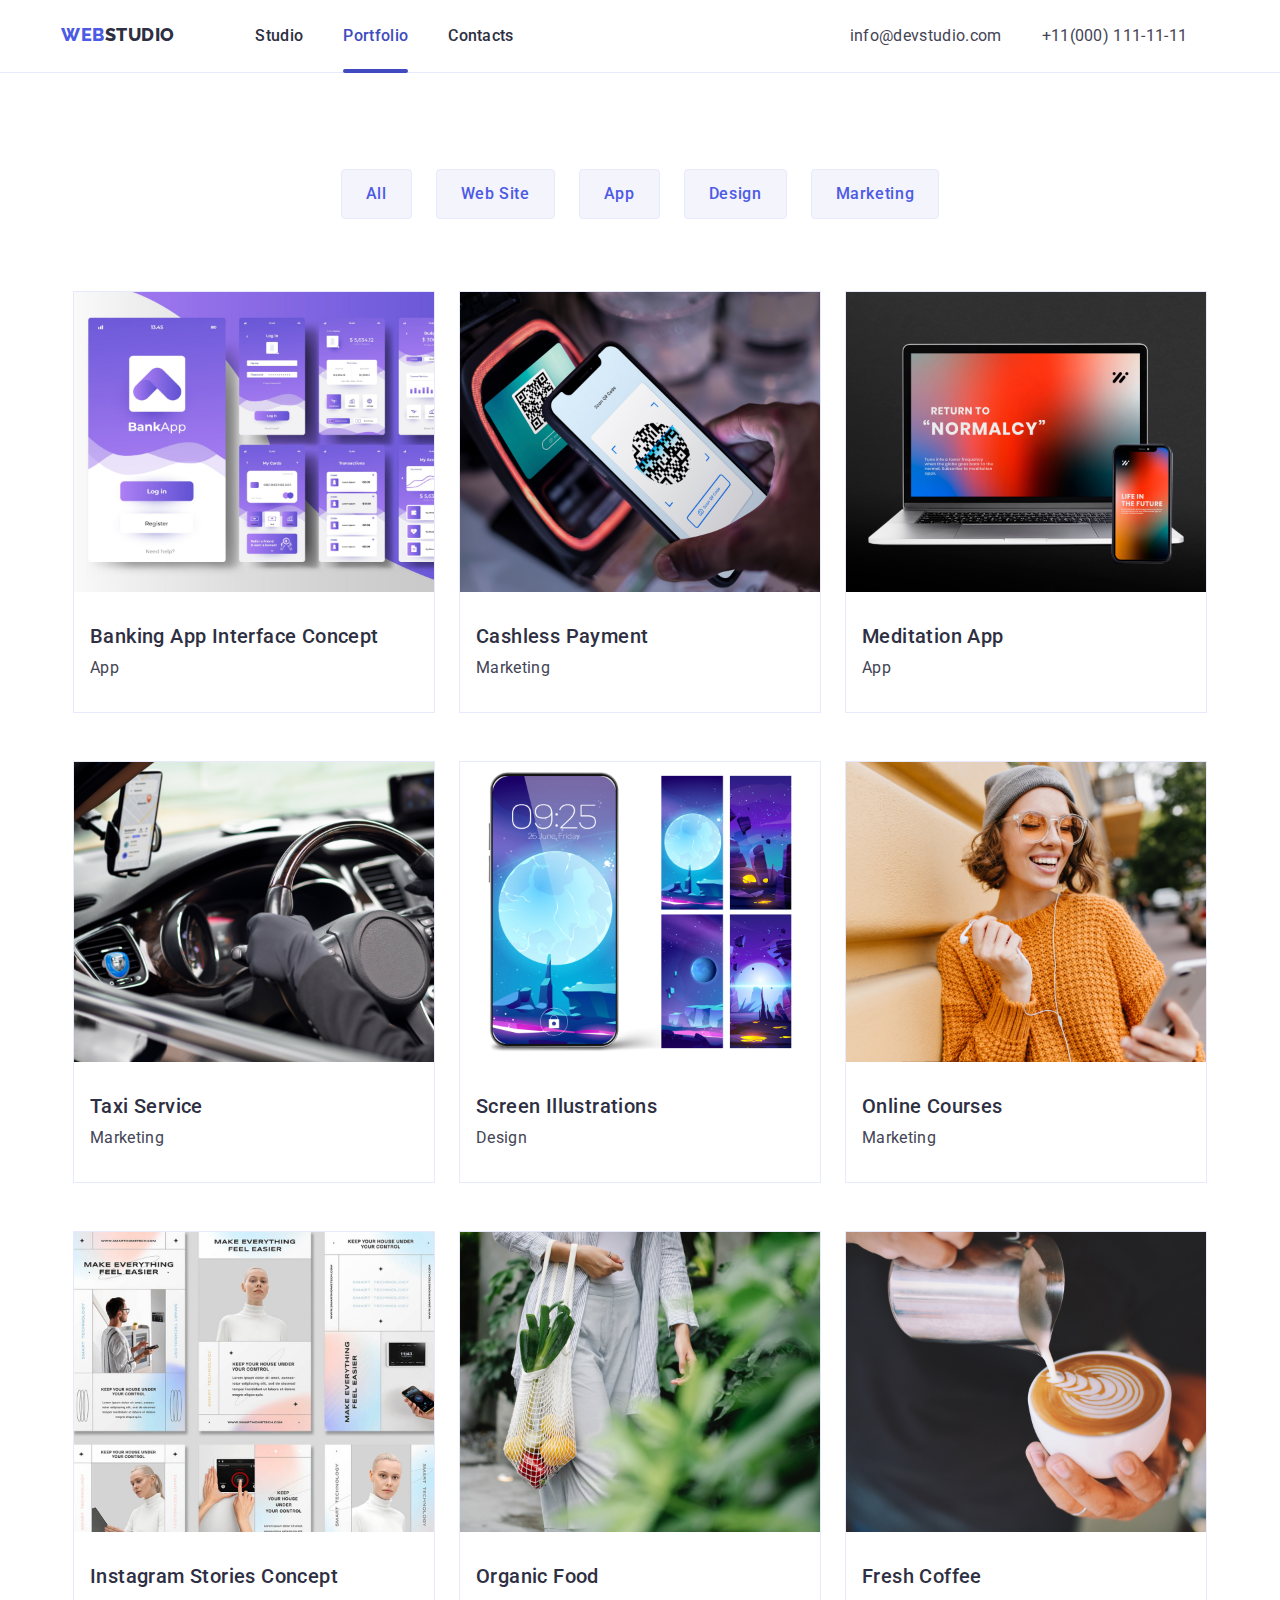
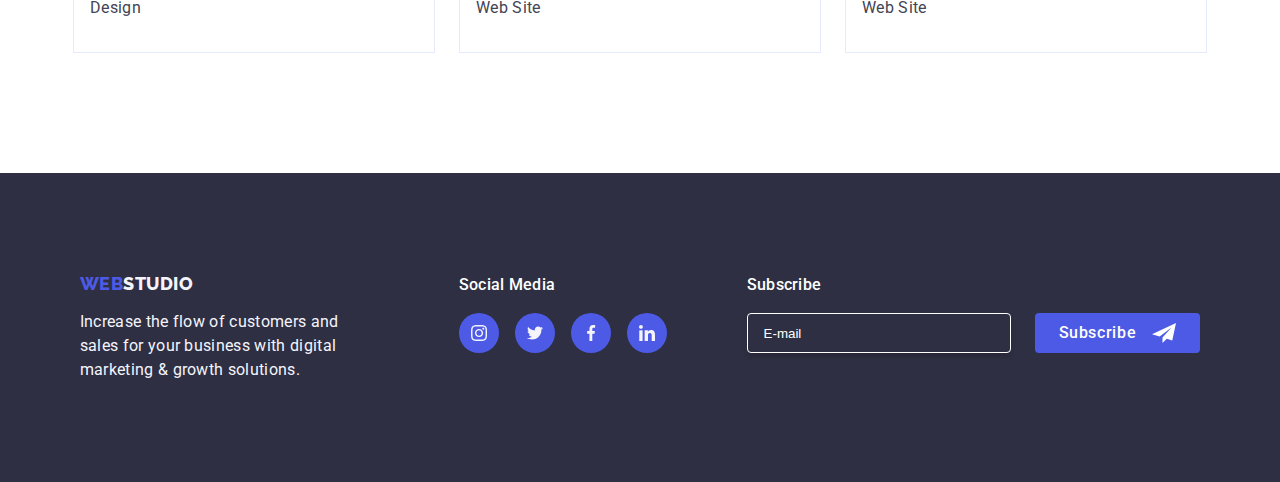
<file: portfolio.html>
<!DOCTYPE html>
<html lang="en">

<head>
    <title>WebStudio</title>

    <link rel="stylesheet" href="./css/style.css">

    <link rel="preconnect" href="https://fonts.googleapis.com">
    <link rel="preconnect" href="https://fonts.gstatic.com" crossorigin>
    <link href="https://fonts.googleapis.com/css2?family=Raleway:wght@800&family=Roboto:wght@400;500;700;900&display=swap"
        rel="stylesheet">

</head>

<body>

        <header class="header">

            <div class="container top-header">

                <a class="header-logo" href="index.html">

                    <span class="iris">WEB</span>STUDIO

                </a>

                <nav class="nav">
                
                    <ul class="nav-list">
                
                        <li class="nav-list-item">
                
                            <a class="nav-link" href="index.html">Studio</a>
                
                        </li>
                
                        <li class="nav-list-item">
                
                            <a class="nav-link active" href="portfolio.html">Portfolio</a>
                
                        </li>
                
                        <li class="nav-list-item">
                
                            <a class="nav-link" href="#">Contacts</a>
                        </li>
                
                    </ul>
                
                </nav>

                <address class="address">

                    <ul class="address-list">

                        <li class="address-list-item"><a class="address-link"
                                href="mailto:info@devstudio.com">info@devstudio.com</a>
                        </li>
                        <li class="address-list-item"><a class="address-link" href="tel:11-000-111-11-11">+11(000) 111-11-11</a>
                        </li>

                    </ul>

                </address>

            </div>

        </header>

        <div class="main-container">

            <main>
            
                    <section class="filters">
                
                        <div class="container filters-section">
                
                            <h2 hidden class="filters-title"> Filters List </h2>
                
                            <ul class="filters-list">
                
                                <li class="filters-item">
                                    <button class="filters-item-button">All</button>
                                </li>
                
                                <li class="filters-item">
                                    <button class="filters-item-button">Web Site</button>
                                </li>
                
                                <li class="filters-item">
                                    <button class="filters-item-button">App</button>
                                </li>
                
                                <li class="filters-item">
                                    <button class="filters-item-button">Design</button>
                                </li>
                
                                <li class="filters-item">
                                    <button class="filters-item-button">Marketing</button>
                                </li>
                
                            </ul>
                
                        </div>
                
                    </section>
                
                
                    <section class="projects">
                
                        <div class="container projects-section">
                
                            <ul class="projects-list">
                
                                <li class="projects-list-item">

                                    <div class="projects-list-item-wrap">

                                        <img src="images/rowan-pcone.jpg" alt="rowan-pcone" width="360" height="300">
                                        
                                        <p class="projects-list-item-overlay">
                                            14 Stylish and User-Friendly App Design Concepts ·
                                            Task Manager App · Calorie Tracker App ·
                                            Exotic Fruit Ecommerce App ·
                                            Cloud Storage App
                                        </p>

                                    </div>

                                    <div class="projects-details">

                                        <h3 class="projects-list-title"> Banking App Interface Concept </h3>
                                        <p class="projects-list-description"> App </p>

                                    </div>
                
                                </li>
                
                                <li class="projects-list-item">

                                    <div class="projects-list-item-wrap">

                                        <img src="images/rowan-pctwo.jpg" alt="rowan-pctwo" width="360" height="300">

                                                <p class="projects-list-item-overlay">
                                                    14 Stylish and User-Friendly App Design Concepts ·
                                                    Task Manager App · Calorie Tracker App ·
                                                    Exotic Fruit Ecommerce App ·
                                                    Cloud Storage App
                                                </p>
                                        
                                        </div>

                                        <div class="projects-details">

                                            <h3 class="projects-list-title"> Cashless Payment </h3>
                                            <p class="projects-list-description"> Marketing </p>
                                        
                                        </div>
                                
                                </li>
                
                                <li class="projects-list-item">

                                    <div class="projects-list-item-wrap">
                                    
                                        <img src="images/rowan-pcthree.jpg" alt="rowan-pctwo" width="360" height="300">
                                    
                                        <p class="projects-list-item-overlay">
                                            14 Stylish and User-Friendly App Design Concepts ·
                                            Task Manager App · Calorie Tracker App ·
                                            Exotic Fruit Ecommerce App ·
                                            Cloud Storage App
                                        </p>
                                    
                                    </div>

                                    <div class="projects-details">

                                        <h3 class="projects-list-title"> Meditation App </h3>
                                        <p class="projects-list-description"> App </p>

                                    </div>
                
                                </li>
                
                                <li class="projects-list-item">
                                    
                                    <div class="projects-list-item-wrap">
                                    
                                        <img src="images/rotu-pcone.jpg" alt="rowan-pctwo" width="360" height="300">
                                    
                                        <p class="projects-list-item-overlay">
                                            14 Stylish and User-Friendly App Design Concepts ·
                                            Task Manager App · Calorie Tracker App ·
                                            Exotic Fruit Ecommerce App ·
                                            Cloud Storage App
                                        </p>
                                    
                                    </div>

                                    <div class="projects-details">

                                        <h3 class="projects-list-title"> Taxi Service </h3>
                                        <p class="projects-list-description"> Marketing </p>

                                    </div>
                
                                </li>
                
                                <li class="projects-list-item">
                                    
                                    <div class="projects-list-item-wrap">
                                    
                                        <img src="images/rotu-pctwo.jpg" alt="rowan-pctwo" width="360" height="300">
                                    
                                        <p class="projects-list-item-overlay">
                                            14 Stylish and User-Friendly App Design Concepts ·
                                            Task Manager App · Calorie Tracker App ·
                                            Exotic Fruit Ecommerce App ·
                                            Cloud Storage App
                                        </p>
                                    
                                    </div>

                                    <div class="projects-details">

                                        <h3 class="projects-list-title"> Screen Illustrations </h3>
                                        <p class="projects-list-description"> Design </p>

                                    </div>
                
                                </li>
                
                                <li class="projects-list-item">
                                    
                                    <div class="projects-list-item-wrap">
                                    
                                        <img src="images/rotu-pcthree.jpg" alt="rowan-pctwo" width="360" height="300">
                                    
                                        <p class="projects-list-item-overlay">
                                            14 Stylish and User-Friendly App Design Concepts ·
                                            Task Manager App · Calorie Tracker App ·
                                            Exotic Fruit Ecommerce App ·
                                            Cloud Storage App
                                        </p>
                                    
                                    </div>

                                    <div class="projects-details">

                                        <h3 class="projects-list-title"> Online Courses </h3>
                                        <p class="projects-list-description"> Marketing </p>

                                    </div>
                
                                </li>
                
                                <li class="projects-list-item">
                                    
                                    <div class="projects-list-item-wrap">
                                    
                                        <img src="images/rothree-pcone.jpg" alt="rowan-pctwo" width="360" height="300">
                                    
                                        <p class="projects-list-item-overlay">
                                            14 Stylish and User-Friendly App Design Concepts ·
                                            Task Manager App · Calorie Tracker App ·
                                            Exotic Fruit Ecommerce App ·
                                            Cloud Storage App
                                        </p>
                                    
                                    </div>

                                    <div class="projects-details">

                                        <h3 class="projects-list-title"> Instagram Stories Concept </h3>
                                        <p class="projects-list-description"> Design </p>

                                    </div>
                
                                </li>
                
                                <li class="projects-list-item">

                                    <div class="projects-list-item-wrap">
                                    
                                        <img src="images/rothree-pctwo.jpg" alt="rowan-pctwo" width="360" height="300">
                                    
                                        <p class="projects-list-item-overlay">
                                            14 Stylish and User-Friendly App Design Concepts ·
                                            Task Manager App · Calorie Tracker App ·
                                            Exotic Fruit Ecommerce App ·
                                            Cloud Storage App
                                        </p>
                                    
                                    </div>

                                    <div class="projects-details">

                                        <h3 class="projects-list-title"> Organic Food </h3>
                                        <p class="projects-list-description"> Web Site </p>

                                    </div>
                
                                </li>
                
                                <li class="projects-list-item">
                                    
                                    <div class="projects-list-item-wrap">
                                    
                                        <img src="images/rothree-pcthree.jpg" alt="rowan-pctwo" width="360" height="300">
                                    
                                        <p class="projects-list-item-overlay">
                                            14 Stylish and User-Friendly App Design Concepts ·
                                            Task Manager App · Calorie Tracker App ·
                                            Exotic Fruit Ecommerce App ·
                                            Cloud Storage App
                                        </p>
                                    
                                    </div>

                                    <div class="projects-details">

                                        <h3 class="projects-list-title"> Fresh Coffee </h3>
                                        <p class="projects-list-description"> Web Site </p>
                                        
                                    </div>
                
                                </li>
                
                            </ul>
                            
                
                        </div>
                
                    </section>

                </div>
            
            </main>
            
        </div>

<footer class="footer">

    <div class="container bottom-section">

        <ul class="footer-items">

            <li class="footer-items-content">

                <a class="footer-logo" href="index.html">

                    <span class="iris">WEB</span>STUDIO
                </a>

                <p class="footer-description"> Increase the flow of customers and<br>
                    sales for your business with digital<br>
                    marketing & growth solutions.</p>

            </li>

            <li class="footer-items-content">

                <p class="footer-social-title"> Social Media </p>

                <ul class="footer-list-icons">

                    <a href="https://www.instagram.com/">

                        <li class="footer-icons">

                            <svg class="social-media">

                                <a href="https://www.instagram.com/">
                                    <use href="./images/icons.svg#ig_stroke">
                                </a>

                            </svg>

                        </li>

                    </a>

                    <a href="https://twitter.com/">

                        <li class="footer-icons">

                            <svg class="social-media">
                                <use href="./images/icons.svg#twitter_stroke">
                            </svg>

                        </li>

                    </a>

                    <a href="https://www.facebook.com/">

                        <li class="footer-icons">

                            <svg class="social-media">
                                <use href="./images/icons.svg#facebook_stroke">
                            </svg>

                        </li>

                    </a>

                    <a href="https://www.linkedin.com/">

                        <li class="footer-icons">

                            <svg class="social-media">
                                <use href="./images/icons.svg#linkedin_stroke">
                            </svg>

                        </li>

                    </a>

                </ul>

            </li>

            <li class="footer-items-content">
            
                <p class="footer-subscription-title"> Subscribe </p>
            
                <form class="newsletter">
            
                    <div class="subscriber-field">
            
                        <label class="enter-email">
                            
                            <input class="email-field" 
                            type="email" 
                            id="email" 
                            name="email" 
                            placeholder="E-mail" 
                            required>

                        </label>
            
                    </div>
            
                    <div class="subscriber-button">
            
                        <button type="submit"> Subscribe
            
                            <svg class="subscribe-icon">
            
                                <use href="./images/icons.svg#subscribe_icon">
            
                            </svg>
            
                        </button>
            
                    </div>
            
                </form>
            
            </li>

        </ul>

    </div>

</footer>

</body>
</html>
</file>
<file: css/style.css>
* {

        margin: 0;
        padding: 0;
        box-sizing: border-box;

}

:root {

        --iris: #4D5AE5;
        --navy-blue: #2E2F42;
        --slate: #434455;
        --white: #FFF;
        --cloud: #F4F4FD;
        --ocean: #404BBF;
        --cornflower: #E7E9FC;
        --light-slate: #8E8F99;
        --green: #31D0AA;
        --dairy: #FCFCFC;

}

body {

        font-family: 'Roboto', sans-serif;

}

address {

        font-style: normal;

}

a {

        text-decoration: none;

}

li {

        list-style-type: none;

}

button {

        font-family: inherit;
        border: unset;
        outline: none;

}

.container {

        width: 1158px;
        margin: 0 auto;

}

.header {

        padding: 24px 0;

        border-bottom: 1px solid var(--cornflower);
        background: var(--white);

}

.header-logo {

        margin-right: 76px;

        color: var(--navy-blue);
        font-family: 'Raleway';
        font-size: 18px;
        font-weight: 800;
        line-height: 21px;
        letter-spacing: 0.54px;
        text-transform: uppercase;
        cursor: default;

}

.iris {

        color: var(--iris);

}

.nav {

        font-size: 16px;
        font-weight: 500;
        line-height: 24px;
        letter-spacing: 0.32px;

        display: inline-block;

}

.nav-list {

        display: flex;
        gap: 40px;

        font-size: 16px;
        font-weight: 500;
        line-height: 24px;
        letter-spacing: 0.32px;

}

.nav-list-item {

        position: relative;
}

.nav-list-item:hover .nav-link::after {

        width: 100%;

}

.nav-list-item:hover .nav-link {

        color: var(--ocean);

}

.nav-link {

        color: var(--navy-blue);
        transition: color 250ms cubic-bezier(0.4, 0, 0.2, 1);
}

.nav-link.active {

        color: var(--ocean);
}

.nav-link.active::after {

        width: 100%;
}

.nav-link::after {

        content: '';
        position: absolute;
        left: 0;
        bottom: -25px;

        width: 0;
        height: 4px;

        border-radius: 2px;
        background-color: var(--ocean);

        transition: width 250ms cubic-bezier(0.4, 0, 0.2, 1);

}

.address {

        color: var(--slate);
        font-size: 16px;
        line-height: 24px;
        letter-spacing: 0.32px;

        display: inline-flex;

}

.address-list {

        display: flex;
        gap: 40px;
        margin-left: 332px;
}


.address-list-item {

        color: var(--slate);
        display: inline-block;

}

.address-link {

        color: var(--slate);
        cursor: default;

        transition: color 250ms cubic-bezier(0.4, 0, 0.2, 1);

}

a.address-link:hover {

        color: var(--ocean);

}

.hero-bg-image {

        background: url('../images/people-office.jpg');
        background-repeat: no-repeat;
        background-position: center;
        object-fit: scale-down;
}

.hero-image-main {

        background: var(--GREY, rgba(46, 47, 66, 0.70));
        text-align: center;
        padding: 188px 0;

}

.hero-title {

        color: var(--white);
        text-align: center;
        font-size: 56px;
        line-height: 60px;
        letter-spacing: 1.12px;

        margin-bottom: 48px;

}

.hero-button {

        color: var(--white);
        background: var(--iris);

        font-size: 16px;
        font-weight: 500;
        line-height: 24px;
        letter-spacing: 0.64px;

        border-radius: 4px;
        padding: 16px 32px;
        box-shadow: 0px 4px 4px 0px rgba(0, 0, 0, 0.15);

        transition: background 250ms cubic-bezier(0.4, 0, 0.2, 1);

}

.hero-button:hover {

        background: var(--ocean, #404BBF);

}

.features-icon {

        border-radius: 4px;
        background: var(--CLOUD, #F4F4FD);
        padding: 24px 100px;
        margin-bottom: 8px;

}

.features {

        padding: 120px 0;
}

.features-list {

        display: flex;
        gap: 40px;
        justify-content: center;
}

.features-item-icons {

        background-color: var(--cloud);
        width: 264px;
        height: 112px;
        margin-bottom: 8px;

        padding: 24px 100px;

}

.features-item-title {

        color: var(--navy-blue);
        font-size: 20px;
        font-weight: 500;
        line-height: 24px;
        letter-spacing: 0.4px;

        margin-bottom: 8px;

}

.features-item-description {

        color: var(--navy-blue);
        font-size: 16px;
        line-height: 24px;
        letter-spacing: 0.32px;

}

.services {

        padding-bottom: 120px;
}

.services-title {

        color: var(--navy-blue);
        text-align: center;
        font-size: 36px;
        line-height: 40px;
        letter-spacing: 0.72px;

        margin-bottom: 72px;

}

.services-item {

        display: flex;
        align-items: center;
        gap: 24px;
        justify-content: center;

}

.teams {

        background: var(--cloud);
        padding: 120px 0;

}

.team-title {

        color: var(--navy-blue);
        text-align: center;
        font-size: 36px;
        line-height: 40px;
        letter-spacing: 0.72px;

        margin-bottom: 72px;
}

.team-list {

        display: flex;
        justify-content: center;
        gap: 24px;
}

.team-list-item {

        border-radius: 0px 0px 4px 4px;
        background: var(--WHITE, #FFF);
        box-shadow: 0px 2px 1px 0px rgba(46, 47, 66, 0.08), 0px 1px 1px 0px rgba(46, 47, 66, 0.16), 0px 1px 6px 0px rgba(46, 47, 66, 0.08);

}

.team-name {

        color: var(--navy-blue);
        text-align: center;
        font-size: 20px;
        font-weight: 500;
        line-height: 24px;
        letter-spacing: 0.4px;

        margin-bottom: 8px;

}

.team-jobs {

        color: var(--slate);
        text-align: center;
        font-size: 16px;
        line-height: 24px;
        letter-spacing: 0.32px;

        margin-bottom: 8px;

}

.team-details {

        padding: 32px 16px;
}

.team-list-icons {

        display: flex;
        justify-content: center;
        align-items: center;
        gap: 24px;
}

.team-icons {

        display: flex;
        justify-content: center;
        align-items: center;

        background-color: var(--iris);
        width: 40px;
        height: 40px;

        border-radius: 50px;

        transition: background-color 250ms cubic-bezier(0.4, 0, 0.2, 1);

}

.team-icons:hover {

        background-color: var(--ocean);

}

.social-media {

        width: 16px;
        height: 16px;

}


.footer {

        background: var(--navy-blue);
        padding: 100px 0;

}

.footer-items {

        display: flex;
        justify-content: center;
}

.footer-logo {

        display: inline-flex;
        align-items: center;

        color: var(--cloud);
        font-family: 'Raleway';
        font-size: 18px;
        font-weight: 800;
        line-height: 21px;
        letter-spacing: 0.54px;
        text-transform: uppercase;
        cursor: default;

}

.footer-description {

        color: var(--cloud);
        font-size: 16px;
        line-height: 24px;
        letter-spacing: 0.32px;

        margin-top: 16px;

}

.footer-social-title {

        color: var(--white);
        font-size: 16px;
        font-style: normal;
        font-weight: 500;
        line-height: 24px;
        letter-spacing: 0.32px;

        margin-left: 120px;

}

.footer-list-icons {

        display: flex;
        justify-content: center;
        align-items: center;
        gap: 16px;

        margin-top: 16px;
        margin-left: 120px;

}

.footer-icons {

        display: flex;
        justify-content: center;
        align-items: center;

        background-color: var(--iris);
        width: 40px;
        height: 40px;

        border-radius: 50px;

        transition: background-color 250ms cubic-bezier(0.4, 0, 0.2, 1);

}

.footer-icons:hover {

        background-color: var(--green);

}

.footer-subscription-title {

        color: var(--white);
        font-size: 16px;
        font-style: normal;
        font-weight: 500;
        line-height: 24px;
        letter-spacing: 0.32px;

        margin-left: 80px;
}

.newsletter {

        margin-left: 80px;
        margin-top: 16px;

        display: flex;
        gap: 24px;

        justify-content: center;
        align-items: center;

}

.newsletter button {

        display: flex;
        justify-content: center;
        align-items: center;

        padding: 8px 24px;
        gap: 16px;

        border-radius: 4px;
        background: var(--IRIS, #4D5AE5);

        color: var(--WHITE, #FFF);
        text-align: center;

        font-size: 16px;
        font-style: normal;
        font-weight: 500;
        line-height: 24px;

        letter-spacing: 0.64px;

        cursor: pointer;

        transition: background 250ms cubic-bezier(0.4, 0, 0.2, 1),
                color 250ms cubic-bezier(0.4, 0, 0.2, 1);

}

.newsletter button:hover {

        background: var(--ocean, #404BBF);

}

.newsletter input {

        width: 264px;
        height: 40px;

        border-radius: 4px;
        border: 1px solid var(--WHITE, #FFF);
        box-shadow: 0px 4px 4px 0px rgba(0, 0, 0, 0.15);

        background-color: var(--navy-blue);
        padding: 8px 16px;

        color: var(--white);

}

.email-field {

        fill: var(--white);
}

.newsletter input::placeholder {

        color: var(--white);

}

.email-field:hover,
.email-field:focus {

        outline: none;
        border: 1px solid var(--ocean);
}


.subscribe-icon {

        width: 24px;
        height: 24px;

        fill: currentColor;

}


.filters {

        padding-top: 96px;
        padding-bottom: 72px;

}

.filters-list {

        display: flex;
        justify-content: center;
        gap: 24px;

}

.filters-item-button {

        color: var(--iris);
        font-size: 16px;
        font-weight: 500;
        line-height: 24px;
        letter-spacing: 0.64px;

        border-radius: 4px;
        border: 1px solid var(--cornflower);
        background: var(--cloud);

        padding: 12px 24px;

        cursor: pointer;

        transition: background 250ms cubic-bezier(0.4, 0, 0.2, 1),
                border-color 250ms cubic-bezier(0.4, 0, 0.2, 1),
                color 250ms cubic-bezier(0.4, 0, 0.2, 1);

}

.filters-item-button:hover {

        color: var(--white);
        border-radius: 4px;
        border-color: var(--ocean);
        background: var(--ocean);
        box-shadow: 0px 2px 2px 0px rgba(0, 0, 0, 0.12),
                0px 2px 1px 0px rgba(0, 0, 0, 0.08),
                0px 3px 1px 0px rgba(0, 0, 0, 0.10);

}

.projects {

        padding-bottom: 120px;

}

.projects-list {

        display: flex;
        flex-wrap: wrap;
        justify-content: center;
        gap: 48px 24px;

}

.projects-list-item {

        border: 1px solid var(--CORNFLOWER, #E7E9FC);
        background: var(--WHITE, #FFF);

        transition: background 250ms cubic-bezier(0.4, 0, 0.2, 1),
                border 250ms cubic-bezier(0.4, 0, 0.2, 1);

}

.projects-list-item-wrap {

        position: relative;
        overflow: hidden;
        width: 360px;
        height: 300px;

}

.projects-list-item-overlay {

        position: absolute;
        top: 0;
        height: 100%;
        width: 100%;
        padding: 40px 32px;

        color: var(--CLOUD, #F4F4FD);
        font-size: 16px;
        font-style: normal;
        font-weight: 400;
        line-height: 24px;
        letter-spacing: 0.32px;

        background-color: var(--iris);
        opacity: 0.9;
        transform: translateY(100%);
        transition: transform 250ms cubic-bezier(0.4, 0, 0.2, 1);

}

.projects-list-item:hover .projects-list-item-overlay {

        transform: translateY(0);

}

.projects-list-item:hover,
.projects-list-item:focus {

        border: 1px solid var(--CLOUD, #F4F4FD);
        background: var(--WHITE, #FFF);
        box-shadow: 0px 2px 1px 0px rgba(46, 47, 66, 0.08), 0px 1px 1px 0px rgba(46, 47, 66, 0.16), 0px 1px 6px 0px rgba(46, 47, 66, 0.08);
        cursor: pointer;

}

.projects-details {

        padding: 32px 16px;

}

.projects-list-title {

        color: var(--navy-blue);
        font-size: 20px;
        font-weight: 500;
        line-height: 24px;
        letter-spacing: 0.4px;

        margin-bottom: 8px;

}

.projects-list-description {

        color: var(--slate);
        font-size: 16px;
        line-height: 24px;
        letter-spacing: 0.32px;

}

.customers {

        padding: 120px 0;
}

.customers-section-title {

        color: var(--navy-blue);
        text-align: center;
        font-size: 36px;
        line-height: 40px;
        letter-spacing: 0.72px;

        margin-bottom: 72px;

}

.customers-list {

        display: flex;
        justify-content: center;
        gap: 24px;
}

.icons-list {

        border: 1px solid var(--light-slate);
        border-radius: 4px;
        color: var(--light-slate);
        height: 88px;

        transition: color 250ms cubic-bezier(0.4, 0, 0.2, 1),
                border-color 250ms cubic-bezier(0.4, 0, 0.2, 1);

}

.icons-list:hover {

        color: var(--ocean);
        border-color: var(--ocean);
}

.icons-item {

        fill: currentColor;

        width: 168px;
        height: 88px;

        padding: 16px 32px;

        transition: fill 250ms cubic-bezier(0.4, 0, 0.2, 1);

}

.backdrop {

        position: fixed;
        top: 0;
        left: 0;
        width: 100%;
        height: 100%;
        background-color: rgba(0, 0, 0, 0.2);
        opacity: 1;
        transition: opacity 250ms cubic-bezier(0.4, 0, 0.2, 1);

}

.modal {

        position: absolute;
        top: 50%;
        left: 50%;
        min-width: 408px;
        min-height: 584px;

        transform: translate(-50%, -50%) scale(1);
        transition: transform 250ms cubic-bezier(0.4, 0, 0.2, 1);

        border-radius: 4px;
        background: var(--dairy);
        box-shadow: 0px 2px 1px 0px rgba(0, 0, 0, 0.20), 0px 1px 3px 0px rgba(0, 0, 0, 0.12), 0px 1px 1px 0px rgba(0, 0, 0, 0.14);

        padding: 24px;

}

.backdrop.is-hidden .modal {

        transform: translate(-50%, -50%) scale(0);

}

.modal-close {

        width: 24px;
        height: 24px;

        background-color: var(--cornflower);
        border: 1px solid rgba(0, 0, 0, 0.1);
        border-radius: 15px;
        cursor: pointer;

        color: var(--navy-blue);

        transition: background-color 250ms cubic-bezier(0.4, 0, 0.2, 1),
        color 250ms cubic-bezier(0.4, 0, 0.2, 1);

}

.modal-close-button {

        display: flex;
        justify-content: flex-end;
}

.modal-close-icon {

        width: 8px;
        height: 8px;

        fill: currentColor;

}

.modal-close:hover,
.modal-close:focus {

        background-color: var(--ocean);
        color: var(--white);

}

.is-hidden {

        visibility: none;
        opacity: 0;
        pointer-events: none;

}

.modal-intro {

        display: flex;
        justify-content: center;

        margin-top: 24px;
        margin-bottom: 16px;

        color: var(--navy-blue, #2E2F42);

        font-size: 16px;
        font-weight: 500;
        line-height: 24px;
        letter-spacing: 0.32px;

}

.modal-form-icon {

        width: 18px;
        height: 24px;

        position: absolute;
        left: 16px;

        color: var(--navy-blue);

        transition: color 250ms cubic-bezier(0.4, 0, 0.2, 1);
}

.modal-form-icon-placement {

        position: absolute;
        display: flex;

        top: 38%;

        fill: currentColor;
        
        transition: fill 250ms cubic-bezier(0.4, 0, 0.2, 1);
}

.modal-form-field-labels {

        position: relative;

        color: var(--light-slate, #8E8F99);

        font-size: 12px;
        font-weight: 400;
        line-height: 14px;
        letter-spacing: 0.48px;
}

.modal-form-fields {

        position: relative;

}

.modal-form-input-fields {

        color: var(--navy-blue);

        display: block;

        width: 100%;

        font-family: inherit;
        font-size: 12px;
        font-weight: 400;
        line-height: 14px;
        letter-spacing: 0.48px;

        padding: 11px 38px;
        margin-top: 4px;

        border-radius: 4px;
        border: 1px solid var(--navy-blue-modal, rgba(46, 47, 66, 0.40));

}

.modal-form-fields textarea {

        resize: none;
        padding: 11px 16px;
}

.modal-form-input-fields:hover {

        border: 1px solid var(--iris);

        cursor: pointer;

}

.modal-form-input-fields:hover + .modal-form-icon-placement > .modal-form-icon {

        color: var(--iris);
}

.modal-form-input-fields:focus + .modal-form-icon-placement > .modal-form-icon {

        color: var(--iris);
}

.modal-form-input-fields:focus {

        outline: none;
        border: 1px solid var(--iris);

}

.agreement {

        display: flex;

        color: var(--light-slate, #8E8F99);

        font-family: inherit;
        font-size: 12px;
        font-weight: 400;
        line-height: 14px;
        letter-spacing: 0.48px;

        margin-top: 16px;
        margin-bottom: 24px;
}

.agreement input {

        appearance: none;

        width: 0px;
        height: 0px;
        margin: 0;
        padding: 0;
        border: none;
        opacity: 0;

        cursor: pointer;

}

.checkbox-icon {

        width: 16px;
        height: 16px;

        border-radius: 20%;

        border: 1px solid;
        fill: var(--white);

        transition: background-color 250ms cubic-bezier(0.4, 0, 0.2, 1),
        fill 250ms cubic-bezier(0.4, 0, 0.2, 1);

}

.checkbox-icon:hover,
.checkbox-icon:focus {

        fill: var(--cloud);
        background-color: var(--iris);

        cursor: pointer;

        border: none;
}

.ticked-checkbox {

        width: 16px;
        height: 16px;

}

.agreement input:checked ~.ticked-checkbox {

        fill: var(--cloud);
        background-color: var(--iris);

        border-radius: 20%;

        transition: background-color 250ms cubic-bezier(0.4, 0, 0.2, 1),
        fill 250ms cubic-bezier(0.4, 0, 0.2, 1);
}

.privacy-policy-section {

        margin-left: 8px;
}

.privacy-policy {

        color: var(--iris, #4D5AE5);

        font-family: inherit;
        font-size: 12px;
        font-weight: 400;
        line-height: 16px;
        letter-spacing: 0.48px;
        text-decoration-line: underline;
}

.send-button-area {

        text-align: center;
}

.send-button {

        width: 50%;

        background-color: var(--iris);

        padding: 16px 32px;

        border-radius: 4px;
        box-shadow: 0px 4px 4px 0px rgba(0, 0, 0, 0.15);

        color: var(--white);
        font-size: 16px;
        font-weight: 500;
        line-height: 24px;
        letter-spacing: 0.64px;

        cursor: pointer;

        transition: background-color 250ms cubic-bezier(0.4, 0, 0.2, 1);
}

.send-button:hover {

        background-color: var(--ocean);
}
</file>
